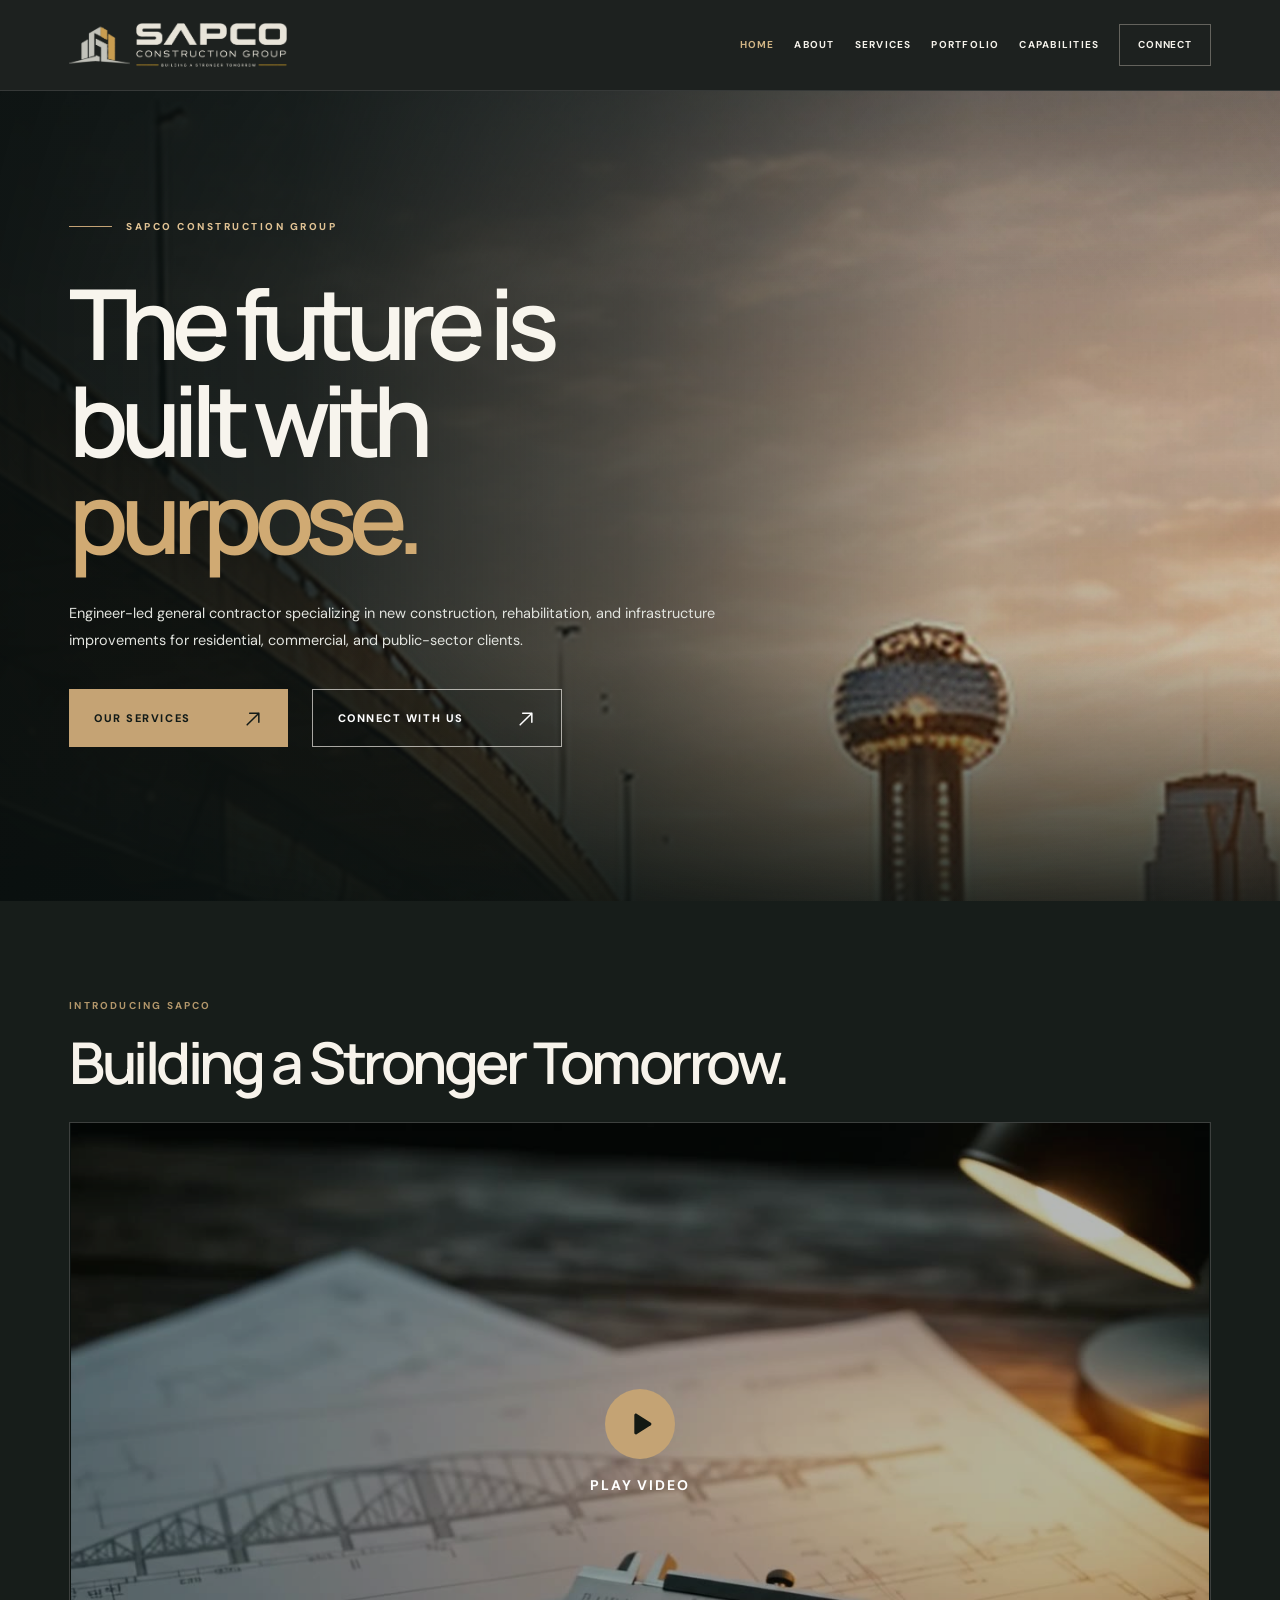
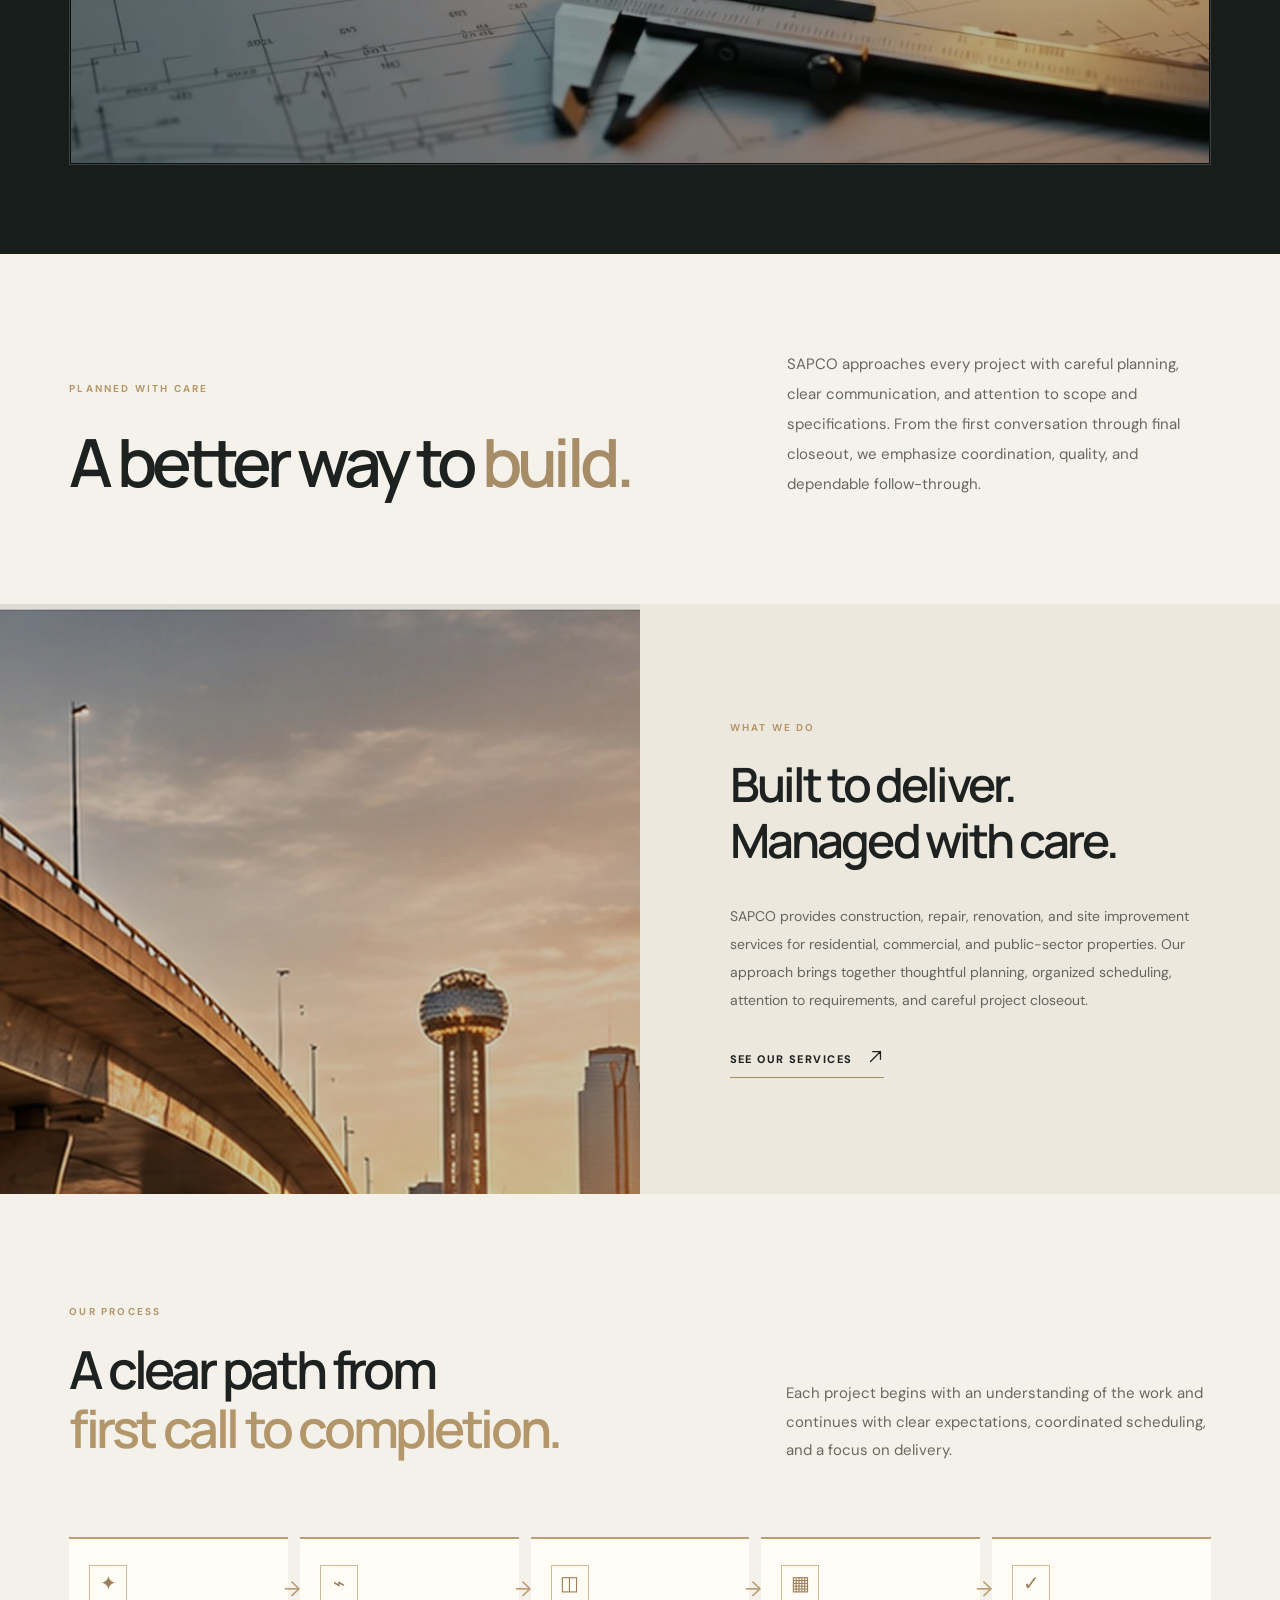
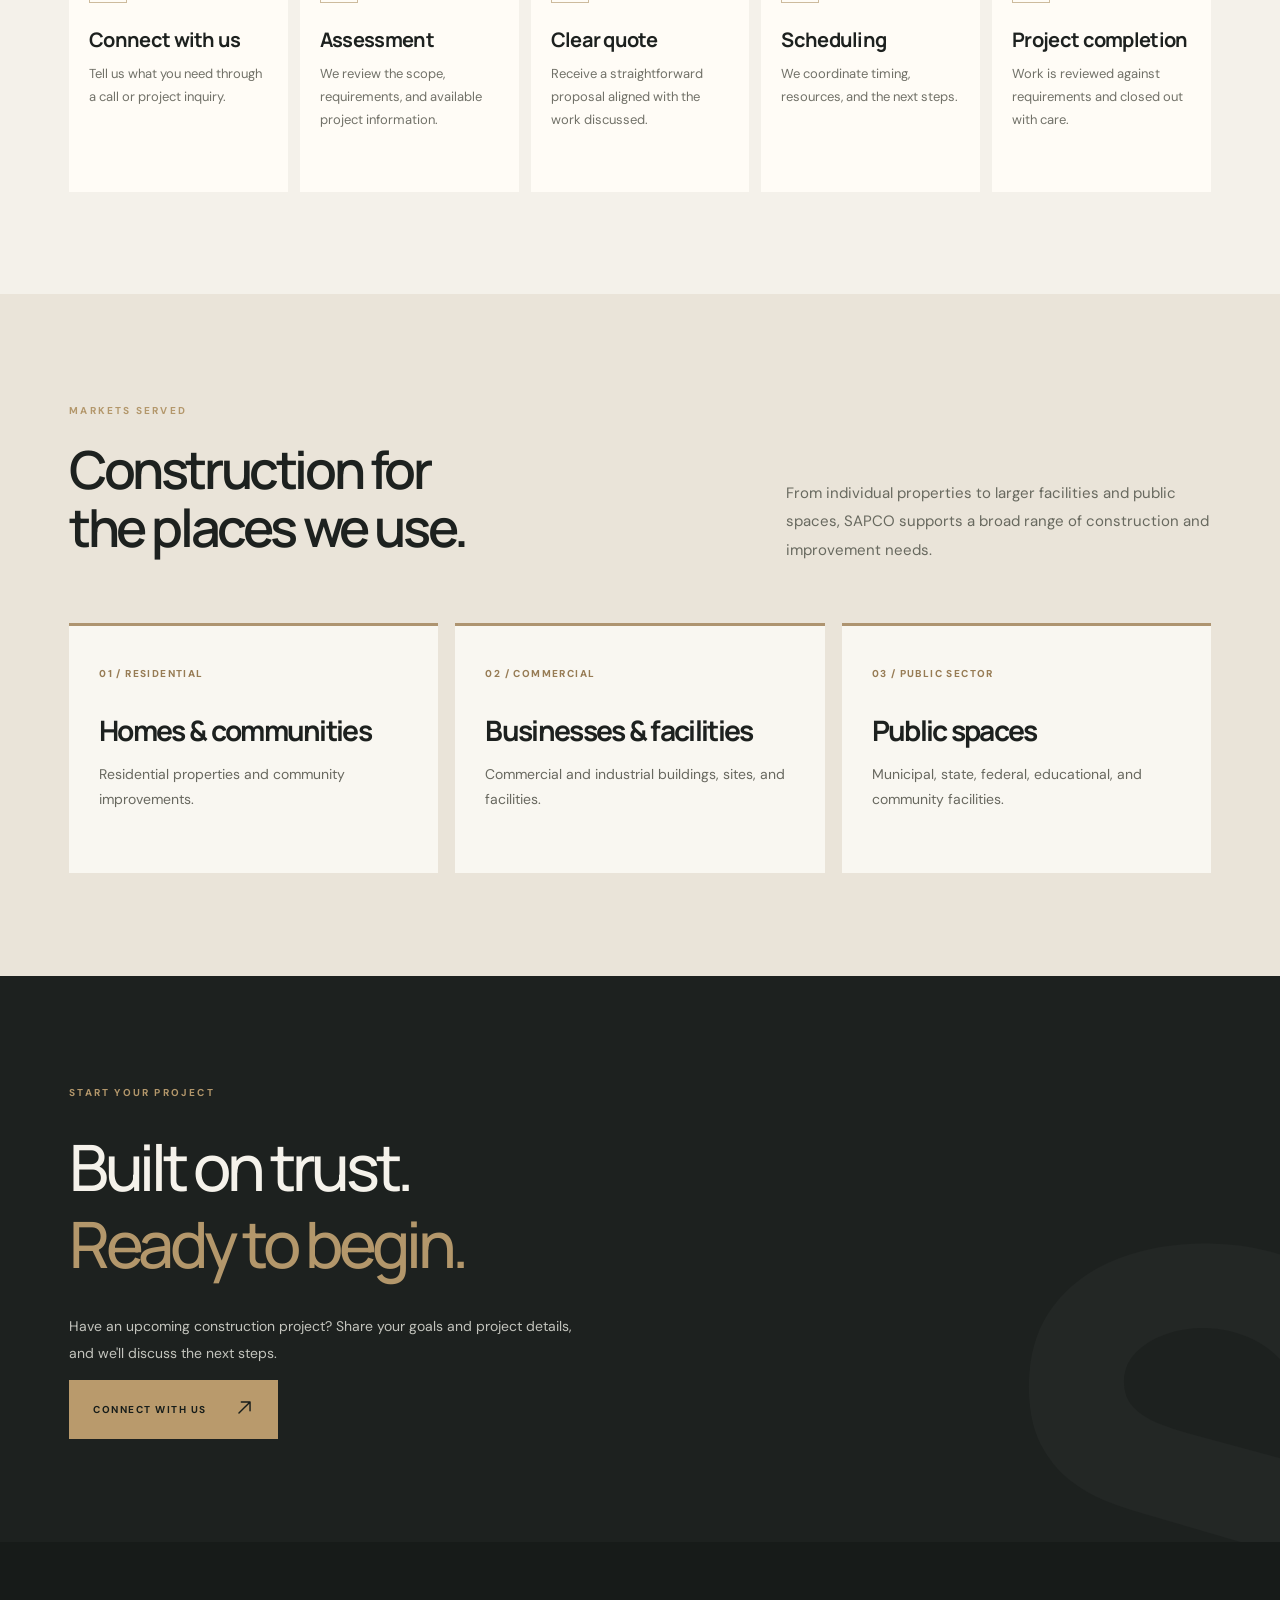
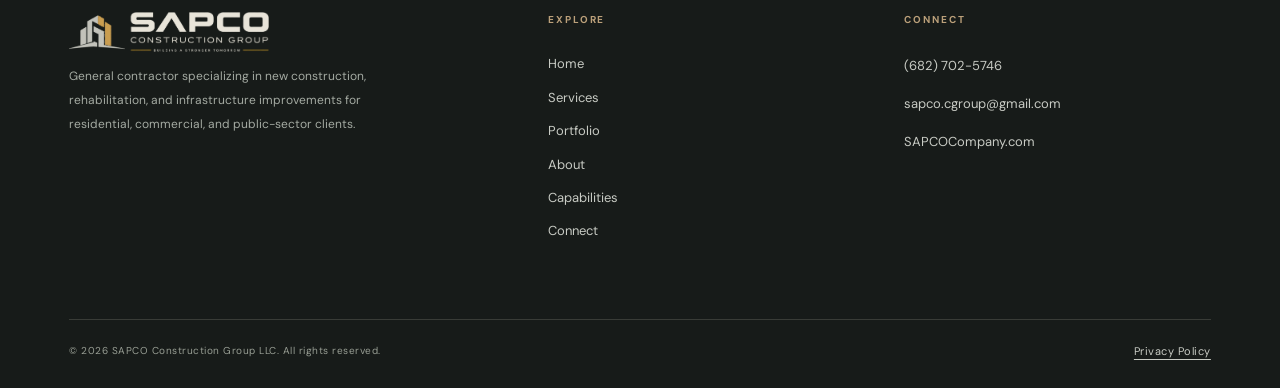
<file: index.html>
<!DOCTYPE html>
<html lang="en"><head><meta charset="utf-8"><meta name="viewport" content="width=device-width,initial-scale=1"><meta name="theme-color" content="#1d211f"><meta name="description" content="SAPCO Construction Group provides construction services for residential, commercial, and public-sector clients."><meta name="robots" content="noindex,nofollow"><title>Home | SAPCO Construction Group</title><link rel="icon" type="image/png" href="assets/fav.png"><link rel="stylesheet" href="styles.css?v=20261111-official-brand"><link rel="stylesheet" href="sapco-updates.css?v=20261111-official-brand"></head><body>
<a class="skip" href="#main">Skip to content</a>
<header class="site-header" id="site-header"><div class="header-inner container">
<a class="brand" href="index.html" aria-label="SAPCO Construction Group home"><img class="brand-logo" src="assets/sapco-brand-header.png" alt="SAPCO Construction Group" /></a>
<button class="nav-toggle" id="nav-toggle" type="button" aria-label="Open navigation" aria-controls="header-nav" aria-expanded="false"><svg viewBox="0 0 24 24" stroke="currentColor" fill="none" stroke-width="2" aria-hidden="true"><path d="M3 6h18M3 12h18M3 18h18"/></svg></button>
<nav class="header-nav" id="header-nav" aria-label="Primary navigation"><a href="index.html" class="active" aria-current="page">HOME</a><a href="about.html">ABOUT</a><a href="services.html">SERVICES</a><a href="portfolio.html">PORTFOLIO</a><a href="capabilities.html">CAPABILITIES</a><a class="nav-cta" href="contact.html">CONNECT</a></nav>
</div></header><main id="main"><section class="home-hero" aria-labelledby="hero-title"><div class="home-hero-image" aria-hidden="true"></div><div class="home-hero-shade" aria-hidden="true"></div><div class="container home-hero-inner"><div class="home-hero-intro"><div class="home-overline"><span class="home-overline-rule"></span><span>SAPCO CONSTRUCTION GROUP</span></div><h1 id="hero-title">The future is<br><span class="hero-outline">built with</span><br><em>purpose.</em></h1><p class="home-hero-lead">Engineer-led general contractor specializing in new construction, rehabilitation, and infrastructure improvements for residential, commercial, and public-sector clients.</p><div class="home-hero-actions"><a class="home-btn home-btn-primary" href="services.html">Our services <span aria-hidden="true"><svg aria-hidden="true" class="ui-arrow" fill="none" stroke="currentColor" stroke-linecap="round" stroke-linejoin="round" stroke-width="1.8" viewBox="0 0 24 24"><path d="M5 19 19 5M8 5h11v11"/></svg></span></a><a class="home-btn home-btn-secondary" href="contact.html">Connect with us <span aria-hidden="true"><svg aria-hidden="true" class="ui-arrow" fill="none" stroke="currentColor" stroke-linecap="round" stroke-linejoin="round" stroke-width="1.8" viewBox="0 0 24 24"><path d="M5 19 19 5M8 5h11v11"/></svg></span></a></div></div></div></section>
<section class="sapco-film-section" aria-labelledby="film-title"><div class="container"><div class="sapco-film-top"><div><span class="eyebrow bronze">INTRODUCING SAPCO</span><h2 id="film-title">Building a Stronger Tomorrow.</h2></div></div><div class="sapco-film-frame"><video id="sapco-film" aria-label="SAPCO Construction Group introduction" playsinline preload="metadata" poster="assets/sapco-video-poster.jpg"><source src="videos/SAPCO_Intro_With_Original_Sound.mp4" type="video/mp4">Your browser does not support this video.</video><button class="sapco-film-play" id="sapco-film-play" type="button" aria-label="Play SAPCO introduction with sound"><svg aria-hidden="true" fill="currentColor" viewBox="0 0 24 24"><path d="M8 5.7c0-.8.9-1.3 1.6-.9l10 6.3c.6.4.6 1.4 0 1.8l-10 6.3c-.7.4-1.6-.1-1.6-.9V5.7Z"/></svg><span>Play video</span></button></div></div></section>
<section class="home-opening" aria-labelledby="home-open-title"><div class="container home-opening-grid"><div><span class="eyebrow bronze">PLANNED WITH CARE</span><h2 id="home-open-title">A better way to <i>build.</i></h2></div><div><p>SAPCO approaches every project with careful planning, clear communication, and attention to scope and specifications. From the first conversation through final closeout, we emphasize coordination, quality, and dependable follow-through.</p></div></div></section>
<section class="split-feature" aria-labelledby="feature-title"><div class="split-photo" role="img" aria-label="Architectural bridge scene"></div><div class="split-copy"><span class="eyebrow bronze">WHAT WE DO</span><h2 id="feature-title">Built to deliver.<br>Managed with care.</h2><p>SAPCO provides construction, repair, renovation, and site improvement services for residential, commercial, and public-sector properties. Our approach brings together thoughtful planning, organized scheduling, attention to requirements, and careful project closeout.</p><a href="services.html" class="text-link">See our services <span aria-hidden="true"><svg aria-hidden="true" class="ui-arrow" fill="none" stroke="currentColor" stroke-linecap="round" stroke-linejoin="round" stroke-width="1.8" viewBox="0 0 24 24"><path d="M5 19 19 5M8 5h11v11"/></svg></span></a></div></section>
<section class="section sapco-process" aria-labelledby="process-title"><div class="container"><div class="process-intro"><div><span class="eyebrow bronze">OUR PROCESS</span><h2 class="section-heading" id="process-title">A clear path from<br><span class="bronze">first call to completion.</span></h2></div><p>Each project begins with an understanding of the work and continues with clear expectations, coordinated scheduling, and a focus on delivery.</p></div><div class="process-grid">
<article class="process-card"><span class="process-symbol" aria-hidden="true">✦</span><h3>Connect with us</h3><p>Tell us what you need through a call or project inquiry.</p></article>
<article class="process-card"><span class="process-symbol" aria-hidden="true">⌁</span><h3>Assessment</h3><p>We review the scope, requirements, and available project information.</p></article>
<article class="process-card"><span class="process-symbol" aria-hidden="true">◫</span><h3>Clear quote</h3><p>Receive a straightforward proposal aligned with the work discussed.</p></article>
<article class="process-card"><span class="process-symbol" aria-hidden="true">▦</span><h3>Scheduling</h3><p>We coordinate timing, resources, and the next steps.</p></article>
<article class="process-card"><span class="process-symbol" aria-hidden="true">✓</span><h3>Project completion</h3><p>Work is reviewed against requirements and closed out with care.</p></article></div></div></section>
<section class="section markets-section" aria-labelledby="markets-title"><div class="container"><span class="eyebrow bronze">MARKETS SERVED</span><div class="markets-head"><h2 class="section-heading" id="markets-title">Construction for<br>the places we use.</h2><p>From individual properties to larger facilities and public spaces, SAPCO supports a broad range of construction and improvement needs.</p></div><div class="market-cards"><article><span class="market-kicker">01 / RESIDENTIAL</span><h3>Homes &amp; communities</h3><p>Residential properties and community improvements.</p></article><article><span class="market-kicker">02 / COMMERCIAL</span><h3>Businesses &amp; facilities</h3><p>Commercial and industrial buildings, sites, and facilities.</p></article><article><span class="market-kicker">03 / PUBLIC SECTOR</span><h3>Public spaces</h3><p>Municipal, state, federal, educational, and community facilities.</p></article></div></div></section>
<section class="statement-band"><div class="container"><span class="eyebrow bronze">START YOUR PROJECT</span><h2>Built on trust.<br><span>Ready to begin.</span></h2><p>Have an upcoming construction project? Share your goals and project details, and we'll discuss the next steps.</p><a class="btn btn-primary" href="contact.html">Connect with us <span aria-hidden="true"><svg aria-hidden="true" class="ui-arrow" fill="none" stroke="currentColor" stroke-linecap="round" stroke-linejoin="round" stroke-width="1.8" viewBox="0 0 24 24"><path d="M5 19 19 5M8 5h11v11"/></svg></span></a></div></section></main><footer class="footer"><div class="container"><div class="footer-grid">
<div><a class="brand" href="index.html" aria-label="SAPCO home"><img src="assets/sapco-brand-header.png" class="brand-logo" alt="SAPCO Construction Group" /></a><p>General contractor specializing in new construction, rehabilitation, and infrastructure improvements for residential, commercial, and public-sector clients.</p></div>
<div><h4>Explore</h4><a href="index.html">Home</a><a href="services.html">Services</a><a href="portfolio.html">Portfolio</a><a href="about.html">About</a><a href="capabilities.html">Capabilities</a><a href="contact.html">Connect</a></div>
<div><h4>Connect</h4><p><a href="tel:+16827025746">(682) 702-5746</a><a href="mailto:sapco.cgroup@gmail.com">sapco.cgroup@gmail.com</a><a href="https://SAPCOCompany.com" rel="noopener">SAPCOCompany.com</a></p></div>
</div><div class="footer-bottom"><span>© <span id="current-year">2026</span> SAPCO Construction Group LLC. All rights reserved.</span><a href="privacy.html">Privacy Policy</a></div></div></footer>
<script src="site-data.js?v=20261111"></script><script src="site.js?v=20261111-official-brand"></script></body></html>
</file>
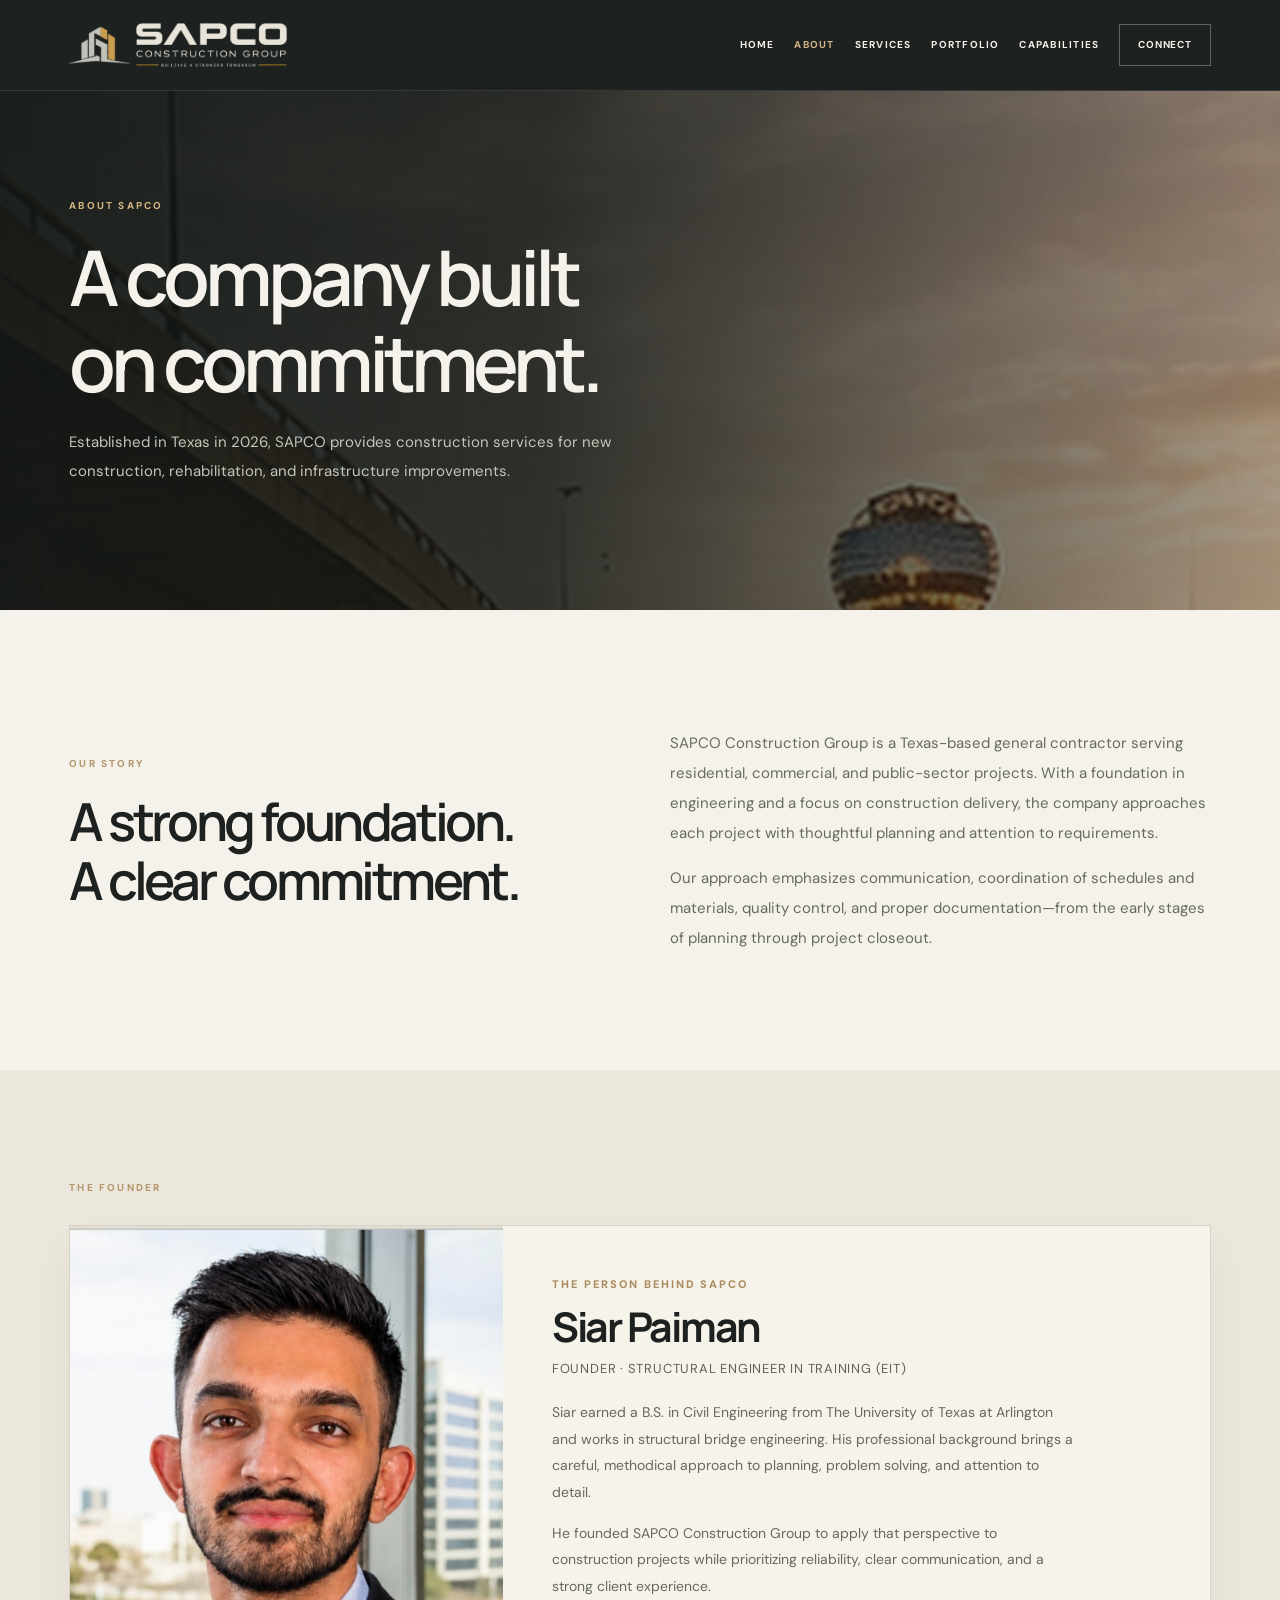
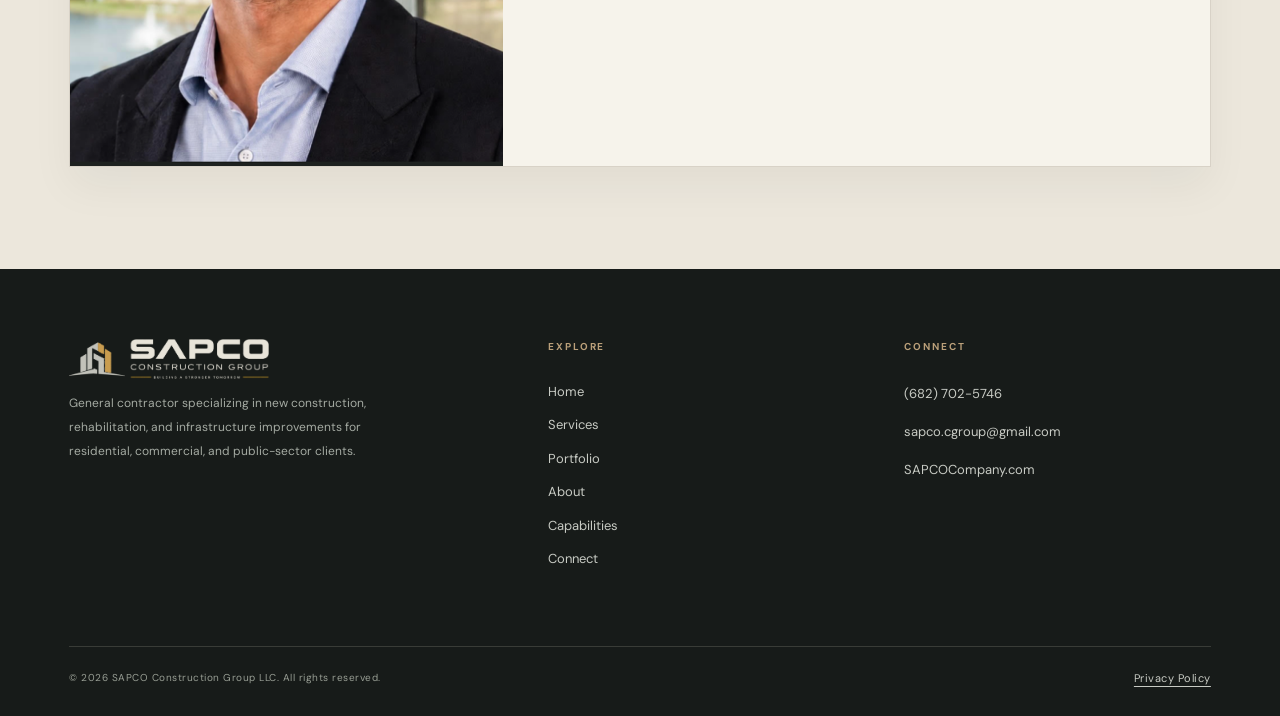
<file: about.html>
<!DOCTYPE html>
<html lang="en"><head><meta charset="utf-8"><meta name="viewport" content="width=device-width,initial-scale=1"><meta name="theme-color" content="#1d211f"><meta name="description" content="SAPCO Construction Group provides construction services for residential, commercial, and public-sector clients."><meta name="robots" content="noindex,nofollow"><title>About | SAPCO Construction Group</title><link rel="icon" type="image/png" href="assets/fav.png"><link rel="stylesheet" href="styles.css?v=20261111-official-brand"><link rel="stylesheet" href="sapco-updates.css?v=20261111-official-brand"></head><body>
<a class="skip" href="#main">Skip to content</a>
<header class="site-header" id="site-header"><div class="header-inner container">
<a class="brand" href="index.html" aria-label="SAPCO Construction Group home"><img class="brand-logo" src="assets/sapco-brand-header.png" alt="SAPCO Construction Group" /></a>
<button class="nav-toggle" id="nav-toggle" type="button" aria-label="Open navigation" aria-controls="header-nav" aria-expanded="false"><svg viewBox="0 0 24 24" stroke="currentColor" fill="none" stroke-width="2" aria-hidden="true"><path d="M3 6h18M3 12h18M3 18h18"/></svg></button>
<nav class="header-nav" id="header-nav" aria-label="Primary navigation"><a href="index.html">HOME</a><a href="about.html" class="active" aria-current="page">ABOUT</a><a href="services.html">SERVICES</a><a href="portfolio.html">PORTFOLIO</a><a href="capabilities.html">CAPABILITIES</a><a class="nav-cta" href="contact.html">CONNECT</a></nav>
</div></header><main id="main"><section class="page-hero founder-hero"><div class="container"><span class="eyebrow">ABOUT SAPCO</span><h1 class="section-heading">A company built<br>on commitment.</h1><p>Established in Texas in 2026, SAPCO provides construction services for new construction, rehabilitation, and infrastructure improvements.</p></div></section>
<section class="section"><div class="container story-layout" style="align-items:center"><div><span class="eyebrow bronze">OUR STORY</span><h2 class="section-heading">A strong foundation.<br>A clear commitment.</h2></div><div><p>SAPCO Construction Group is a Texas-based general contractor serving residential, commercial, and public-sector projects. With a foundation in engineering and a focus on construction delivery, the company approaches each project with thoughtful planning and attention to requirements.</p><p>Our approach emphasizes communication, coordination of schedules and materials, quality control, and proper documentation—from the early stages of planning through project closeout.</p></div></div></section>
<section class="section founder-profile-section" style="background:#ece7dc"><div class="container"><span class="eyebrow bronze">THE FOUNDER</span><div class="founder-profile-card"><div class="founder-profile-media"><img class="founder-portrait" src="assets/founder-portrait-full.png" loading="lazy" alt="Portrait of SAPCO founder Siar Paiman"></div><div class="founder-profile-copy"><p class="profile-kicker">THE PERSON BEHIND SAPCO</p><h2>Siar Paiman</h2><p class="founder-role">Founder · Structural Engineer in Training (EIT)</p><p class="body-text">Siar earned a B.S. in Civil Engineering from The University of Texas at Arlington and works in structural bridge engineering. His professional background brings a careful, methodical approach to planning, problem solving, and attention to detail.</p><p class="body-text">He founded SAPCO Construction Group to apply that perspective to construction projects while prioritizing reliability, clear communication, and a strong client experience.</p></div></div></div></section></main><footer class="footer"><div class="container"><div class="footer-grid">
<div><a class="brand" href="index.html" aria-label="SAPCO home"><img src="assets/sapco-brand-header.png" class="brand-logo" alt="SAPCO Construction Group" /></a><p>General contractor specializing in new construction, rehabilitation, and infrastructure improvements for residential, commercial, and public-sector clients.</p></div>
<div><h4>Explore</h4><a href="index.html">Home</a><a href="services.html">Services</a><a href="portfolio.html">Portfolio</a><a href="about.html">About</a><a href="capabilities.html">Capabilities</a><a href="contact.html">Connect</a></div>
<div><h4>Connect</h4><p><a href="tel:+16827025746">(682) 702-5746</a><a href="mailto:sapco.cgroup@gmail.com">sapco.cgroup@gmail.com</a><a href="https://SAPCOCompany.com" rel="noopener">SAPCOCompany.com</a></p></div>
</div><div class="footer-bottom"><span>© <span id="current-year">2026</span> SAPCO Construction Group LLC. All rights reserved.</span><a href="privacy.html">Privacy Policy</a></div></div></footer>
<script src="site-data.js?v=20261111"></script><script src="site.js?v=20261111-official-brand"></script></body></html>
</file>
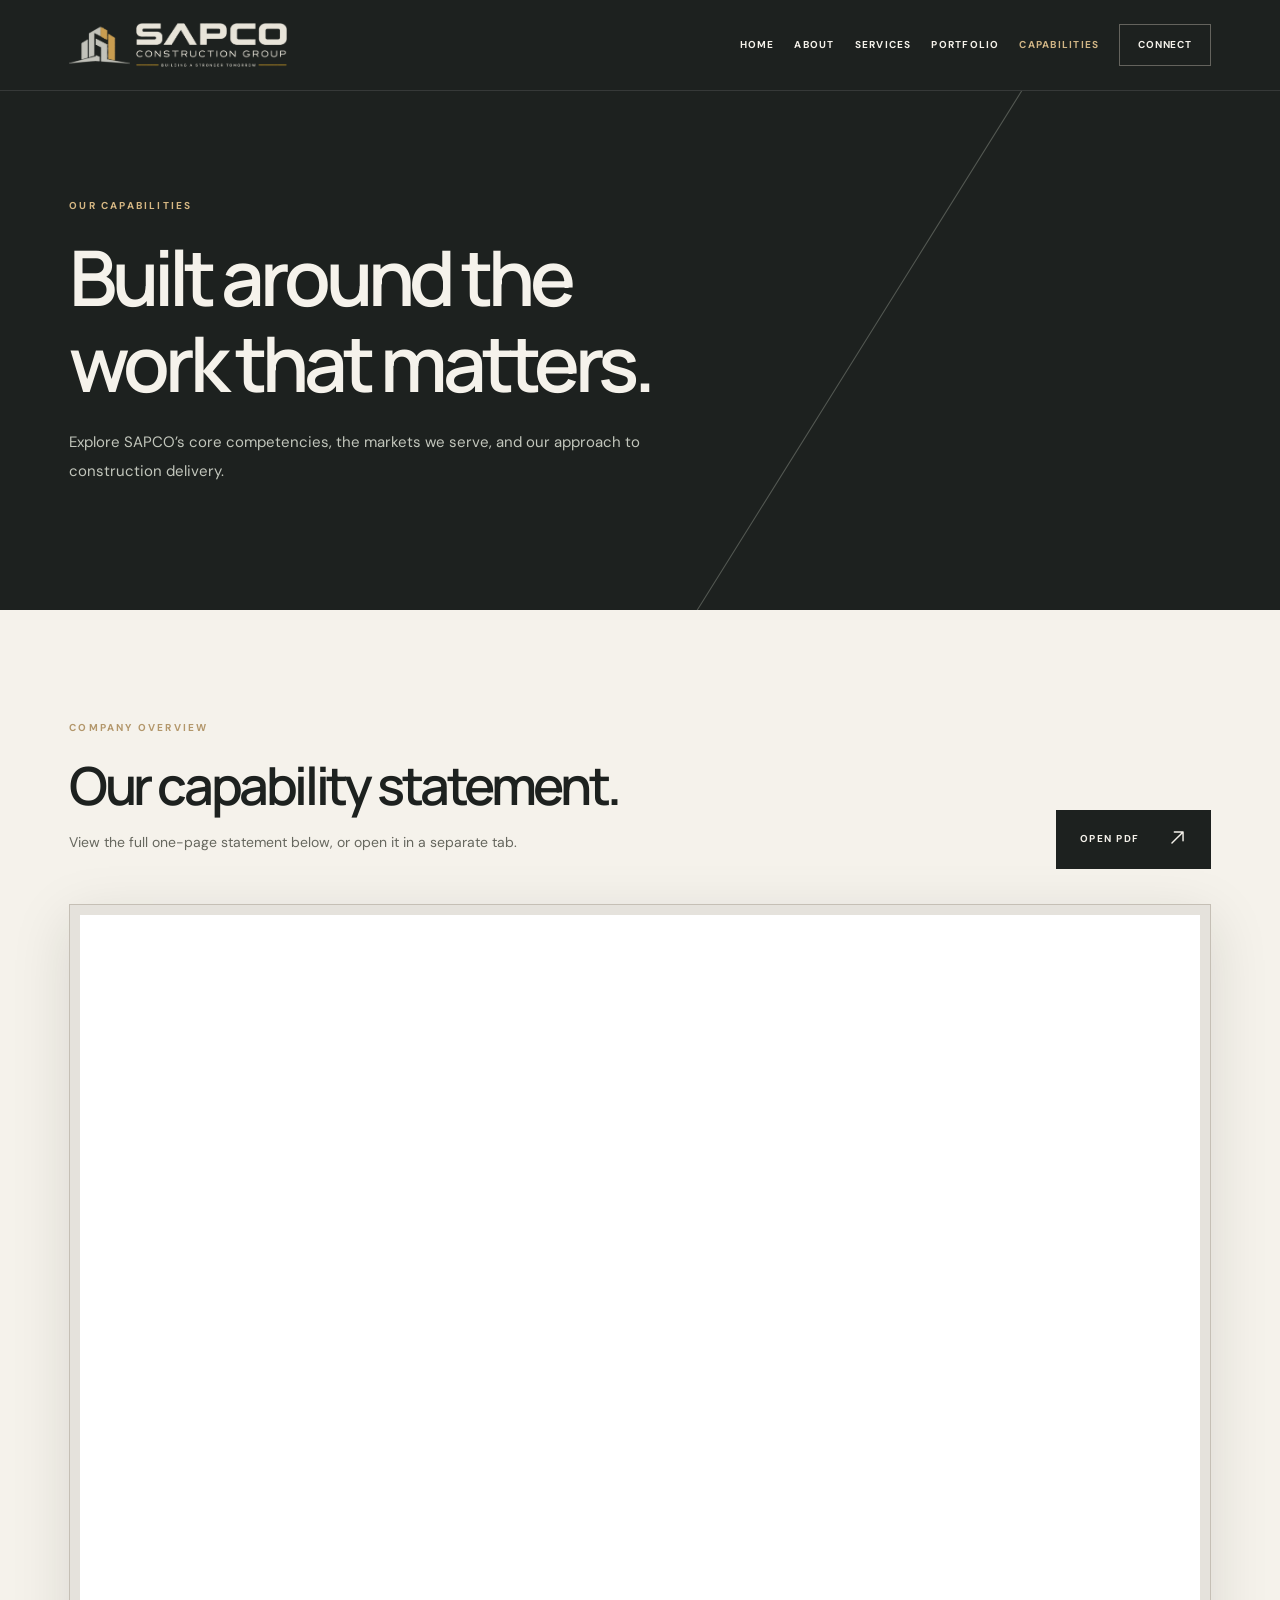
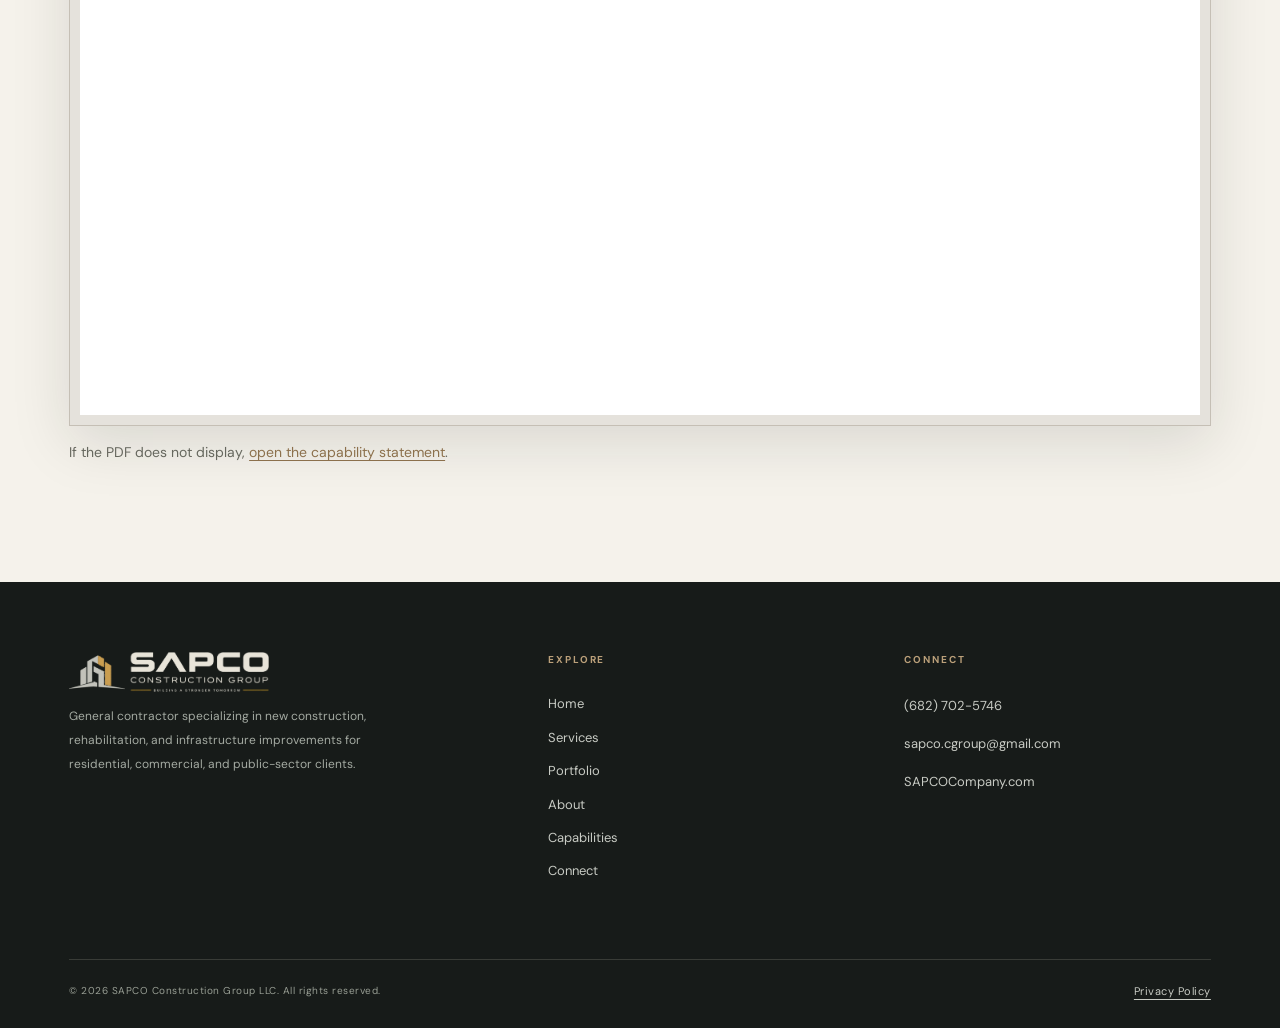
<file: capabilities.html>
<!DOCTYPE html>
<html lang="en"><head><meta charset="utf-8"><meta name="viewport" content="width=device-width,initial-scale=1"><meta name="theme-color" content="#1d211f"><meta name="description" content="SAPCO Construction Group provides construction services for residential, commercial, and public-sector clients."><meta name="robots" content="noindex,nofollow"><title>Capabilities | SAPCO Construction Group</title><link rel="icon" type="image/png" href="assets/fav.png"><link rel="stylesheet" href="styles.css?v=20261111-official-brand"><link rel="stylesheet" href="sapco-updates.css?v=20261111-official-brand"></head><body>
<a class="skip" href="#main">Skip to content</a>
<header class="site-header" id="site-header"><div class="header-inner container">
<a class="brand" href="index.html" aria-label="SAPCO Construction Group home"><img class="brand-logo" src="assets/sapco-brand-header.png" alt="SAPCO Construction Group" /></a>
<button class="nav-toggle" id="nav-toggle" type="button" aria-label="Open navigation" aria-controls="header-nav" aria-expanded="false"><svg viewBox="0 0 24 24" stroke="currentColor" fill="none" stroke-width="2" aria-hidden="true"><path d="M3 6h18M3 12h18M3 18h18"/></svg></button>
<nav class="header-nav" id="header-nav" aria-label="Primary navigation"><a href="index.html">HOME</a><a href="about.html">ABOUT</a><a href="services.html">SERVICES</a><a href="portfolio.html">PORTFOLIO</a><a href="capabilities.html" class="active" aria-current="page">CAPABILITIES</a><a class="nav-cta" href="contact.html">CONNECT</a></nav>
</div></header><main id="main"><section class="page-hero "><div class="container"><span class="eyebrow">OUR CAPABILITIES</span><h1 class="section-heading">Built around the<br>work that matters.</h1><p>Explore SAPCO’s core competencies, the markets we serve, and our approach to construction delivery.</p></div></section><section class="section pdf-section" aria-labelledby="cap-pdf-title"><div class="container"><div class="pdf-head"><div><span class="eyebrow bronze">COMPANY OVERVIEW</span><h2 id="cap-pdf-title" class="section-heading">Our capability statement.</h2><p>View the full one-page statement below, or open it in a separate tab.</p></div><a class="btn btn-dark" href="documents/SAPCO_Capability_Statement.pdf" target="_blank" rel="noopener">Open PDF <span aria-hidden="true"><svg aria-hidden="true" class="ui-arrow" fill="none" stroke="currentColor" stroke-linecap="round" stroke-linejoin="round" stroke-width="1.8" viewBox="0 0 24 24"><path d="M5 19 19 5M8 5h11v11"/></svg></span></a></div><div class="pdf-shell"><iframe title="SAPCO Construction Group capability statement" loading="lazy" src="documents/SAPCO_Capability_Statement.pdf#view=FitH" aria-label="Capability statement PDF"></iframe></div><p class="pdf-fallback">If the PDF does not display, <a href="documents/SAPCO_Capability_Statement.pdf" target="_blank" rel="noopener">open the capability statement</a>.</p></div></section></main><footer class="footer"><div class="container"><div class="footer-grid">
<div><a class="brand" href="index.html" aria-label="SAPCO home"><img src="assets/sapco-brand-header.png" class="brand-logo" alt="SAPCO Construction Group" /></a><p>General contractor specializing in new construction, rehabilitation, and infrastructure improvements for residential, commercial, and public-sector clients.</p></div>
<div><h4>Explore</h4><a href="index.html">Home</a><a href="services.html">Services</a><a href="portfolio.html">Portfolio</a><a href="about.html">About</a><a href="capabilities.html">Capabilities</a><a href="contact.html">Connect</a></div>
<div><h4>Connect</h4><p><a href="tel:+16827025746">(682) 702-5746</a><a href="mailto:sapco.cgroup@gmail.com">sapco.cgroup@gmail.com</a><a href="https://SAPCOCompany.com" rel="noopener">SAPCOCompany.com</a></p></div>
</div><div class="footer-bottom"><span>© <span id="current-year">2026</span> SAPCO Construction Group LLC. All rights reserved.</span><a href="privacy.html">Privacy Policy</a></div></div></footer>
<script src="site-data.js?v=20261111"></script><script src="site.js?v=20261111-official-brand"></script></body></html>
</file>
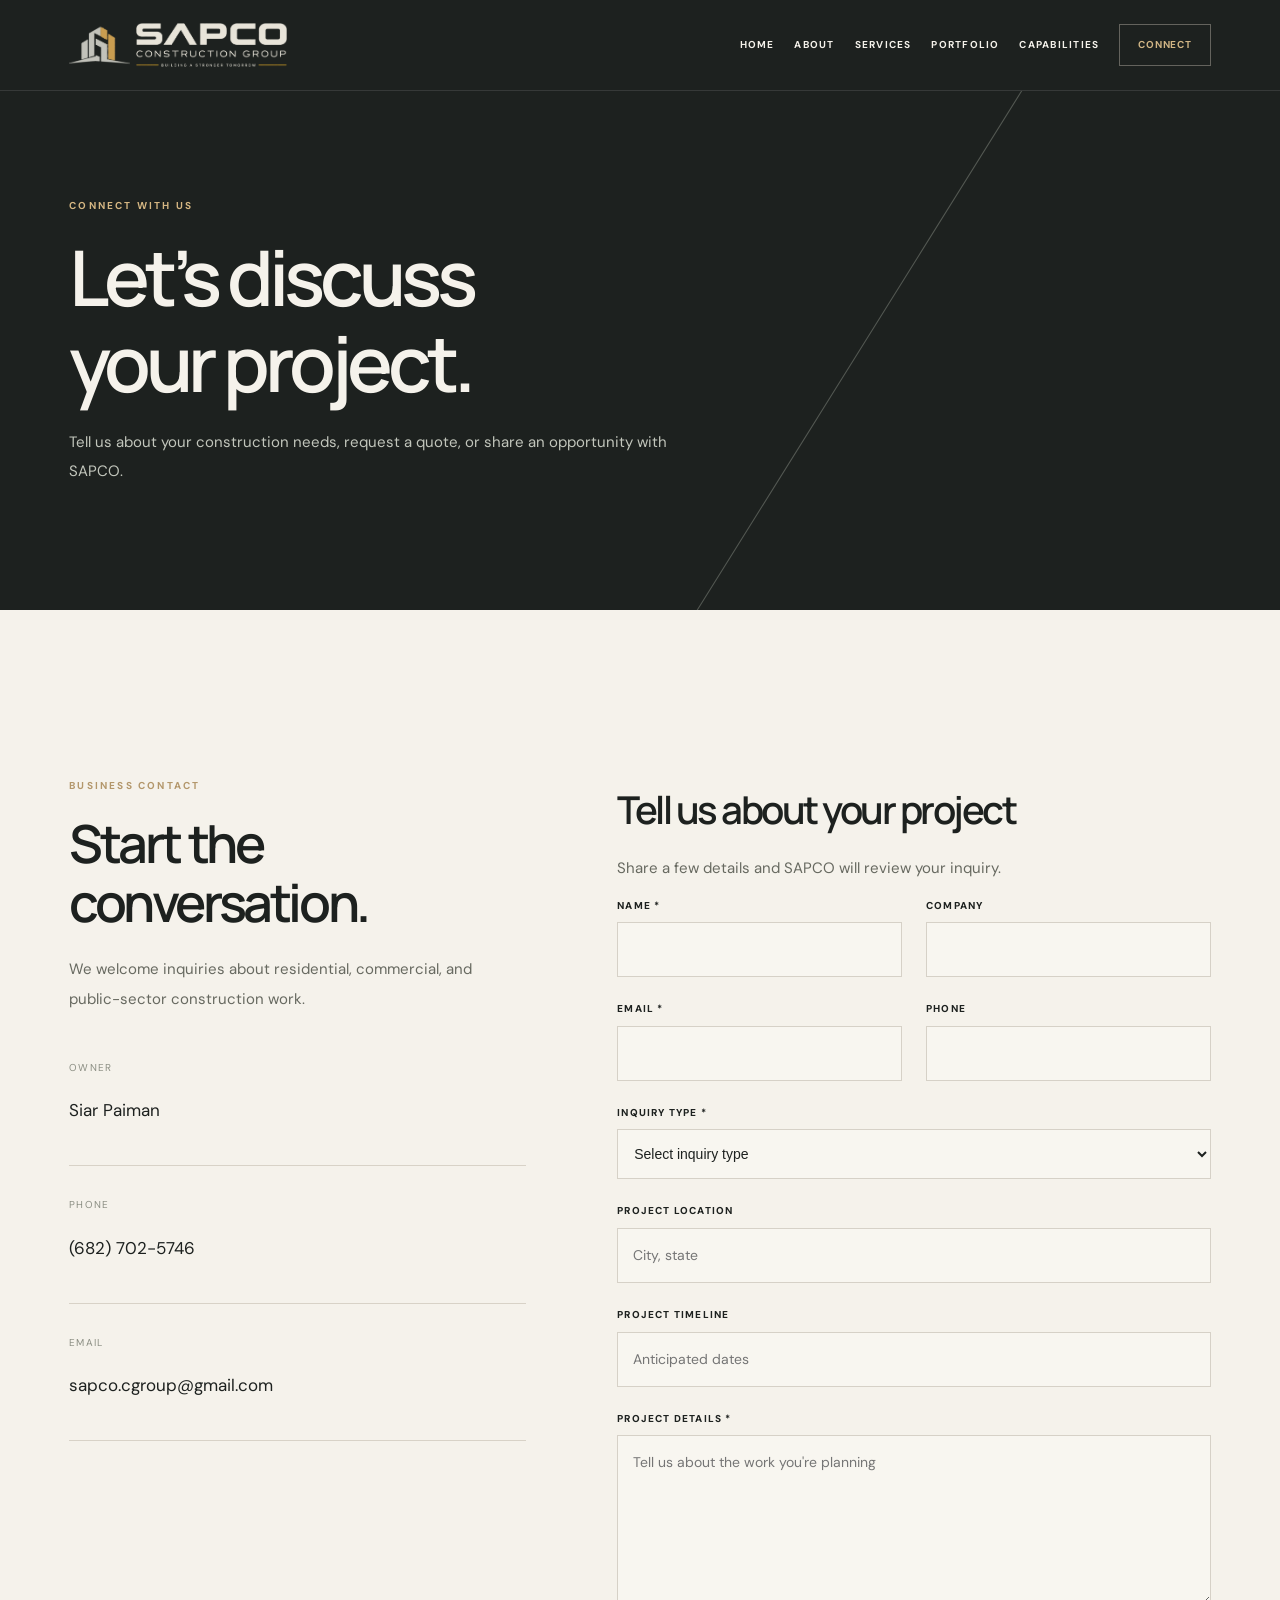
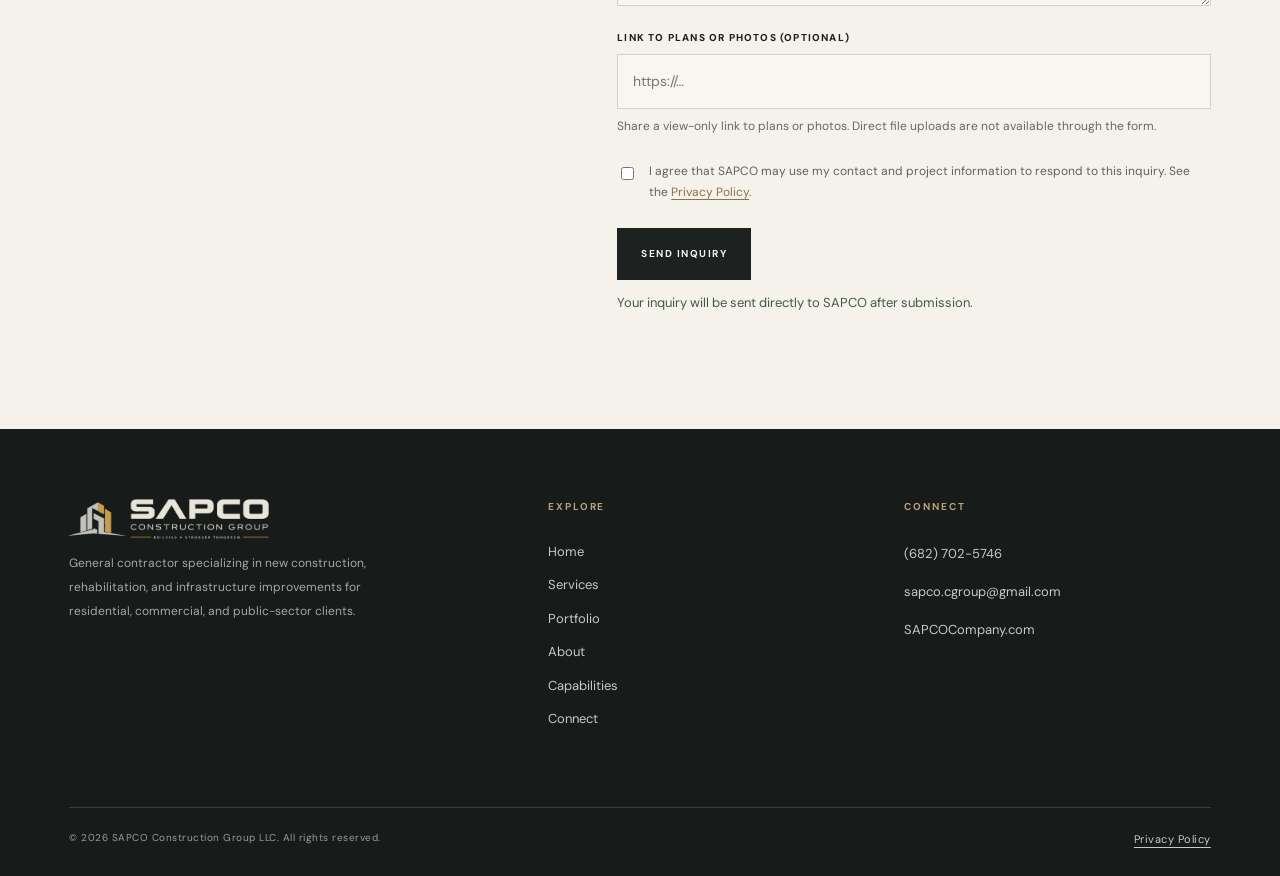
<file: contact.html>
<!DOCTYPE html>
<html lang="en"><head><meta charset="utf-8"><meta name="viewport" content="width=device-width,initial-scale=1"><meta name="theme-color" content="#1d211f"><meta name="description" content="SAPCO Construction Group provides construction services for residential, commercial, and public-sector clients."><meta name="robots" content="noindex,nofollow"><title>Connect | SAPCO Construction Group</title><link rel="icon" type="image/png" href="assets/fav.png"><link rel="stylesheet" href="styles.css?v=20261111-official-brand"><link rel="stylesheet" href="sapco-updates.css?v=20261111-official-brand"></head><body>
<a class="skip" href="#main">Skip to content</a>
<header class="site-header" id="site-header"><div class="header-inner container">
<a class="brand" href="index.html" aria-label="SAPCO Construction Group home"><img class="brand-logo" src="assets/sapco-brand-header.png" alt="SAPCO Construction Group" /></a>
<button class="nav-toggle" id="nav-toggle" type="button" aria-label="Open navigation" aria-controls="header-nav" aria-expanded="false"><svg viewBox="0 0 24 24" stroke="currentColor" fill="none" stroke-width="2" aria-hidden="true"><path d="M3 6h18M3 12h18M3 18h18"/></svg></button>
<nav class="header-nav" id="header-nav" aria-label="Primary navigation"><a href="index.html">HOME</a><a href="about.html">ABOUT</a><a href="services.html">SERVICES</a><a href="portfolio.html">PORTFOLIO</a><a href="capabilities.html">CAPABILITIES</a><a class="nav-cta active" href="contact.html" aria-current="page">CONNECT</a></nav>
</div></header><main id="main"><section class="page-hero "><div class="container"><span class="eyebrow">CONNECT WITH US</span><h1 class="section-heading">Let’s discuss<br>your project.</h1><p>Tell us about your construction needs, request a quote, or share an opportunity with SAPCO.</p></div></section>
<section class="section"><div class="container contact-grid"><div><span class="eyebrow bronze">BUSINESS CONTACT</span><h2 class="section-heading">Start the conversation.</h2><p class="body-text">We welcome inquiries about residential, commercial, and public-sector construction work.</p><div class="contact-item"><span class="aside-label">Owner</span><p>Siar Paiman</p></div><div class="contact-item"><span class="aside-label">Phone</span><p><a href="tel:+16827025746">(682) 702-5746</a></p></div><div class="contact-item"><span class="aside-label">Email</span><p><a href="mailto:sapco.cgroup@gmail.com">sapco.cgroup@gmail.com</a></p></div></div>
<div><h2 class="section-heading" style="font-size:clamp(30px,3vw,44px)">Tell us about your project</h2><p class="body-text">Share a few details and SAPCO will review your inquiry.</p>
<form class="contact-form" id="contact-form"><div class="field"><label for="name">Name *</label><input autocomplete="name" id="name" name="name" required></div><div class="field"><label for="company">Company</label><input autocomplete="organization" id="company" name="company"></div><div class="field"><label for="email">Email *</label><input autocomplete="email" id="email" name="email" type="email" required></div><div class="field"><label for="phone">Phone</label><input autocomplete="tel" id="phone" name="phone"></div><div class="field span2"><label for="inquiryType">Inquiry type *</label><select id="inquiryType" name="inquiryType" required><option value="">Select inquiry type</option><option>General Inquiry</option><option>Request for Proposal / Quote</option><option>Invitation to Bid</option><option>Partnership Opportunity</option><option>Other</option></select></div><div class="field span2"><label for="location">Project location</label><input id="location" name="location" placeholder="City, state"></div><div class="field span2"><label for="timeline">Project timeline</label><input id="timeline" name="timeline" placeholder="Anticipated dates"></div><div class="field span2"><label for="message">Project details *</label><textarea id="message" name="message" required rows="6" placeholder="Tell us about the work you're planning"></textarea></div><div class="field span2"><label for="filesLink">Link to plans or photos (optional)</label><input id="filesLink" name="filesLink" type="url" placeholder="https://…"><small>Share a view-only link to plans or photos. Direct file uploads are not available through the form.</small></div><div class="field" aria-hidden="true" style="position:absolute;left:-9999px;width:1px;height:1px;overflow:hidden"><label for="website">Leave blank</label><input id="website" name="website" autocomplete="off" tabindex="-1"></div><div class="span2"><label class="sapco-consent"><input name="consent" id="consent" type="checkbox" required><span>I agree that SAPCO may use my contact and project information to respond to this inquiry. See the <a href="privacy.html">Privacy Policy</a>.</span></label></div><div class="span2"><button class="btn btn-dark" type="submit">Send inquiry</button><p class="form-message" id="contact-status" role="status" aria-live="polite">Online inquiries are handled through SAPCO’s contact service.</p></div><input name="botcheck" type="checkbox" autocomplete="off" tabindex="-1" aria-hidden="true" style="display:none"></form></div></div></section></main><footer class="footer"><div class="container"><div class="footer-grid">
<div><a class="brand" href="index.html" aria-label="SAPCO home"><img src="assets/sapco-brand-header.png" class="brand-logo" alt="SAPCO Construction Group" /></a><p>General contractor specializing in new construction, rehabilitation, and infrastructure improvements for residential, commercial, and public-sector clients.</p></div>
<div><h4>Explore</h4><a href="index.html">Home</a><a href="services.html">Services</a><a href="portfolio.html">Portfolio</a><a href="about.html">About</a><a href="capabilities.html">Capabilities</a><a href="contact.html">Connect</a></div>
<div><h4>Connect</h4><p><a href="tel:+16827025746">(682) 702-5746</a><a href="mailto:sapco.cgroup@gmail.com">sapco.cgroup@gmail.com</a><a href="https://SAPCOCompany.com" rel="noopener">SAPCOCompany.com</a></p></div>
</div><div class="footer-bottom"><span>© <span id="current-year">2026</span> SAPCO Construction Group LLC. All rights reserved.</span><a href="privacy.html">Privacy Policy</a></div></div></footer>
<script src="site-data.js?v=20261111"></script><script src="site.js?v=20261111-official-brand"></script></body></html>
</file>
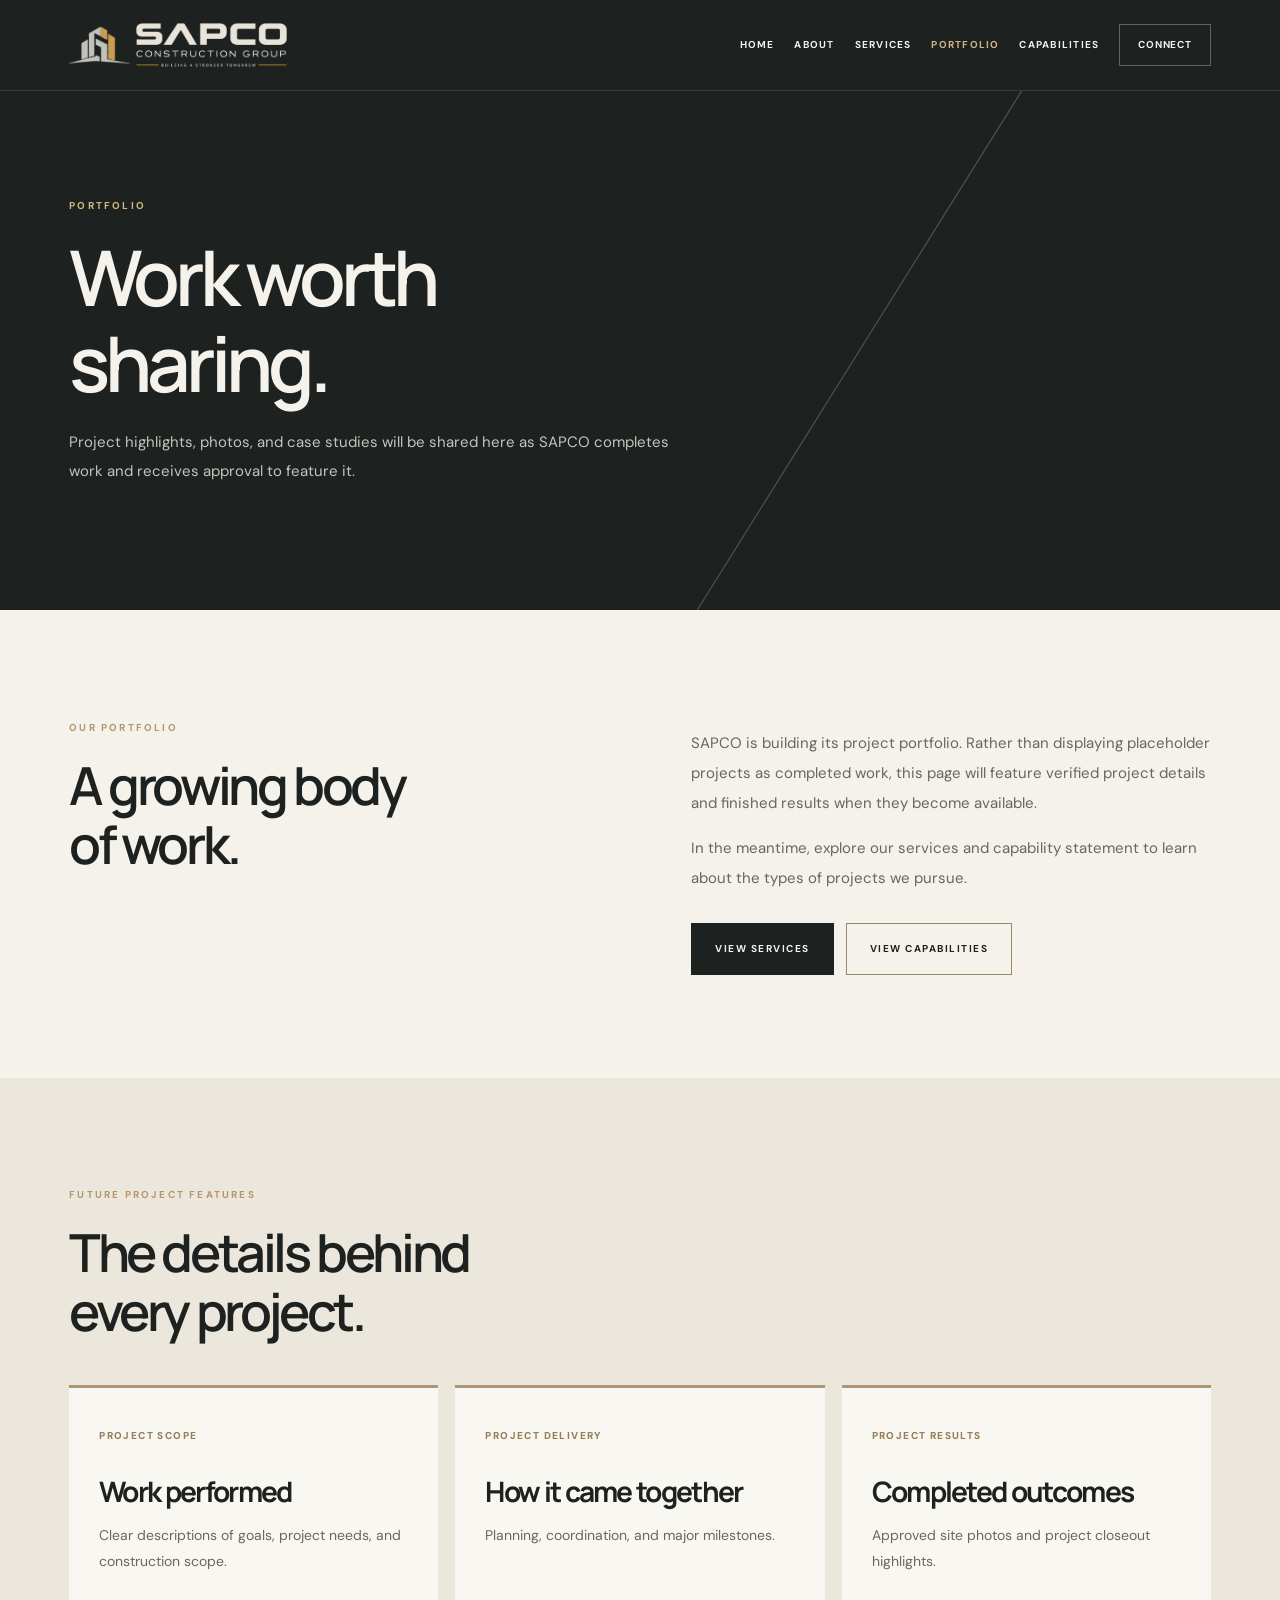
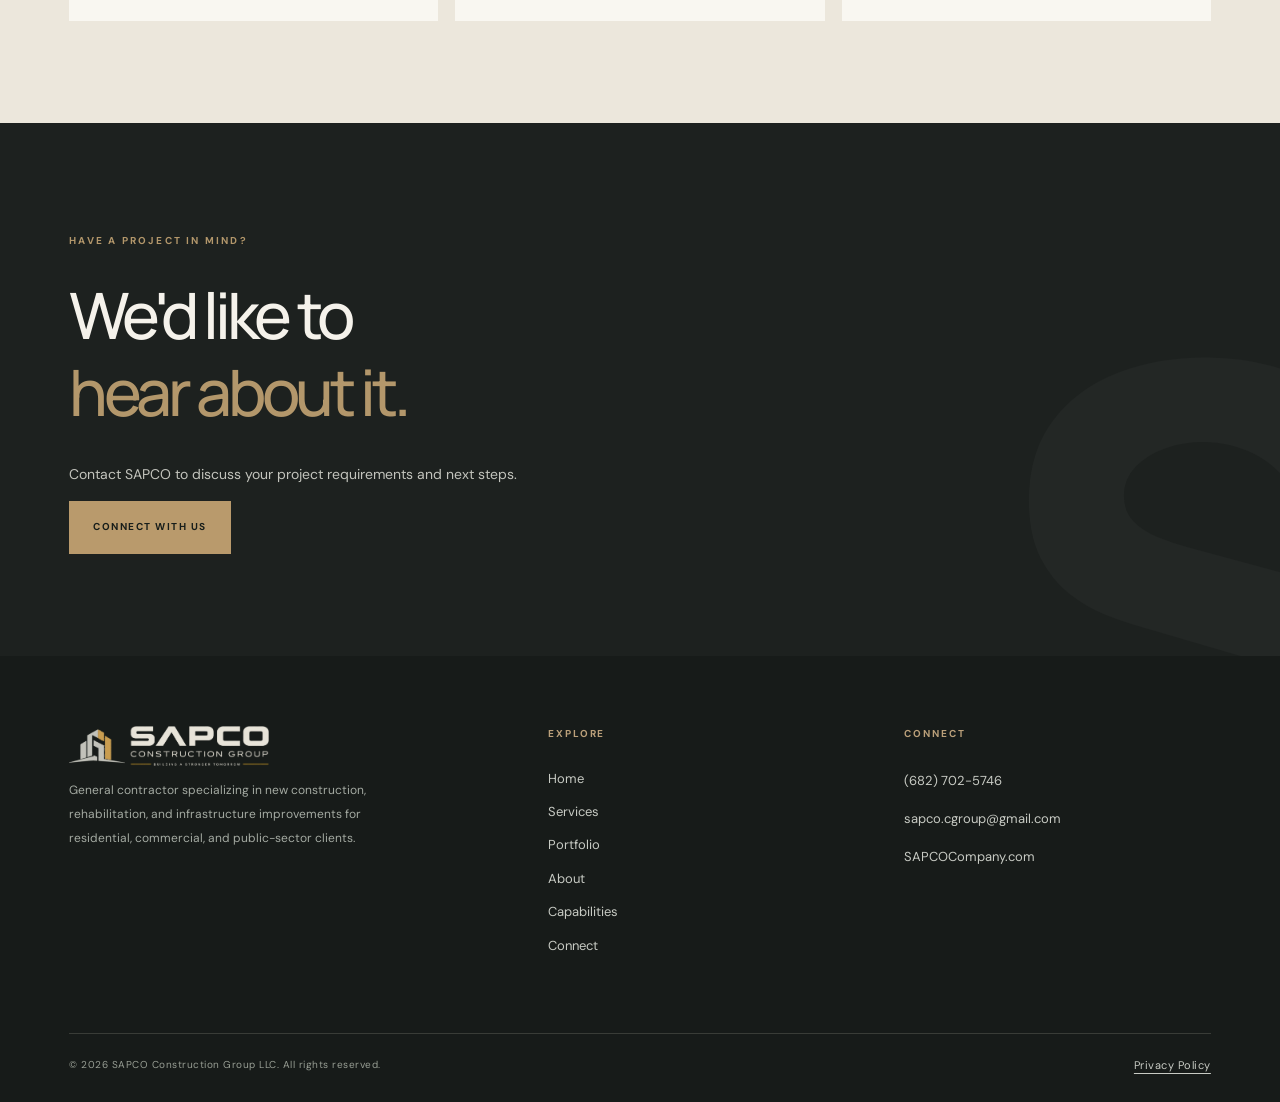
<file: portfolio.html>
<!DOCTYPE html>
<html lang="en"><head><meta charset="utf-8"><meta name="viewport" content="width=device-width,initial-scale=1"><meta name="theme-color" content="#1d211f"><meta name="description" content="SAPCO Construction Group provides construction services for residential, commercial, and public-sector clients."><meta name="robots" content="noindex,nofollow"><title>Portfolio | SAPCO Construction Group</title><link rel="icon" type="image/png" href="assets/fav.png"><link rel="stylesheet" href="styles.css?v=20261111-official-brand"><link rel="stylesheet" href="sapco-updates.css?v=20261111-official-brand"></head><body>
<a class="skip" href="#main">Skip to content</a>
<header class="site-header" id="site-header"><div class="header-inner container">
<a class="brand" href="index.html" aria-label="SAPCO Construction Group home"><img class="brand-logo" src="assets/sapco-brand-header.png" alt="SAPCO Construction Group" /></a>
<button class="nav-toggle" id="nav-toggle" type="button" aria-label="Open navigation" aria-controls="header-nav" aria-expanded="false"><svg viewBox="0 0 24 24" stroke="currentColor" fill="none" stroke-width="2" aria-hidden="true"><path d="M3 6h18M3 12h18M3 18h18"/></svg></button>
<nav class="header-nav" id="header-nav" aria-label="Primary navigation"><a href="index.html">HOME</a><a href="about.html">ABOUT</a><a href="services.html">SERVICES</a><a href="portfolio.html" class="active" aria-current="page">PORTFOLIO</a><a href="capabilities.html">CAPABILITIES</a><a class="nav-cta" href="contact.html">CONNECT</a></nav>
</div></header><main id="main"><section class="page-hero "><div class="container"><span class="eyebrow">PORTFOLIO</span><h1 class="section-heading">Work worth<br>sharing.</h1><p>Project highlights, photos, and case studies will be shared here as SAPCO completes work and receives approval to feature it.</p></div></section><section class="section"><div class="container portfolio-layout"><div><span class="eyebrow bronze">OUR PORTFOLIO</span><h2 class="section-heading">A growing body<br>of work.</h2></div><div><p>SAPCO is building its project portfolio. Rather than displaying placeholder projects as completed work, this page will feature verified project details and finished results when they become available.</p><p>In the meantime, explore our services and capability statement to learn about the types of projects we pursue.</p><div class="portfolio-actions"><a href="services.html" class="btn btn-dark">View services</a><a href="capabilities.html" class="btn btn-outline">View capabilities</a></div></div></div></section><section class="section" style="background:#ece7dc"><div class="container"><span class="eyebrow bronze">FUTURE PROJECT FEATURES</span><h2 class="section-heading">The details behind<br>every project.</h2><div class="market-cards portfolio-preview"><article><span class="market-kicker">PROJECT SCOPE</span><h3>Work performed</h3><p>Clear descriptions of goals, project needs, and construction scope.</p></article><article><span class="market-kicker">PROJECT DELIVERY</span><h3>How it came together</h3><p>Planning, coordination, and major milestones.</p></article><article><span class="market-kicker">PROJECT RESULTS</span><h3>Completed outcomes</h3><p>Approved site photos and project closeout highlights.</p></article></div></div></section><section class="statement-band"><div class="container"><span class="eyebrow bronze">HAVE A PROJECT IN MIND?</span><h2>We'd like to<br><span>hear about it.</span></h2><p>Contact SAPCO to discuss your project requirements and next steps.</p><a class="btn btn-primary" href="contact.html">Connect with us</a></div></section></main><footer class="footer"><div class="container"><div class="footer-grid">
<div><a class="brand" href="index.html" aria-label="SAPCO home"><img src="assets/sapco-brand-header.png" class="brand-logo" alt="SAPCO Construction Group" /></a><p>General contractor specializing in new construction, rehabilitation, and infrastructure improvements for residential, commercial, and public-sector clients.</p></div>
<div><h4>Explore</h4><a href="index.html">Home</a><a href="services.html">Services</a><a href="portfolio.html">Portfolio</a><a href="about.html">About</a><a href="capabilities.html">Capabilities</a><a href="contact.html">Connect</a></div>
<div><h4>Connect</h4><p><a href="tel:+16827025746">(682) 702-5746</a><a href="mailto:sapco.cgroup@gmail.com">sapco.cgroup@gmail.com</a><a href="https://SAPCOCompany.com" rel="noopener">SAPCOCompany.com</a></p></div>
</div><div class="footer-bottom"><span>© <span id="current-year">2026</span> SAPCO Construction Group LLC. All rights reserved.</span><a href="privacy.html">Privacy Policy</a></div></div></footer>
<script src="site-data.js?v=20261111"></script><script src="site.js?v=20261111-official-brand"></script></body></html>
</file>
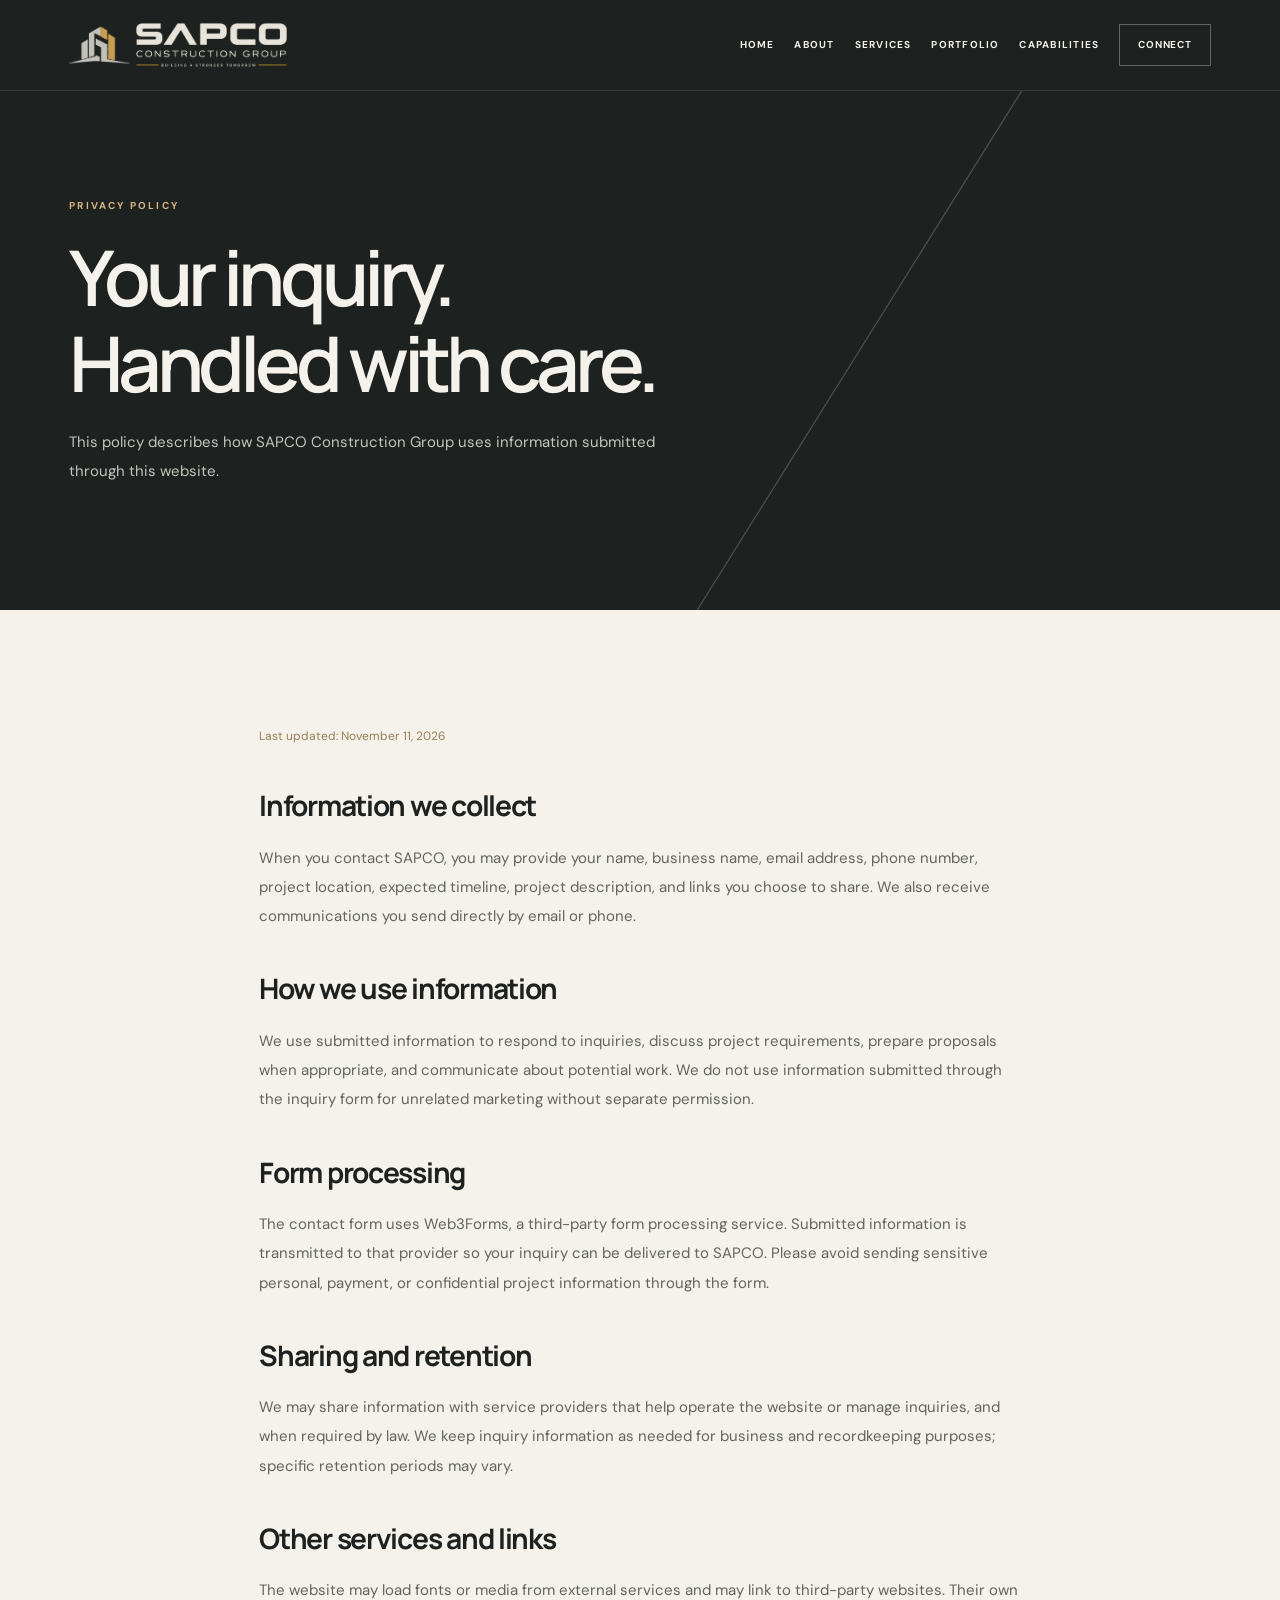
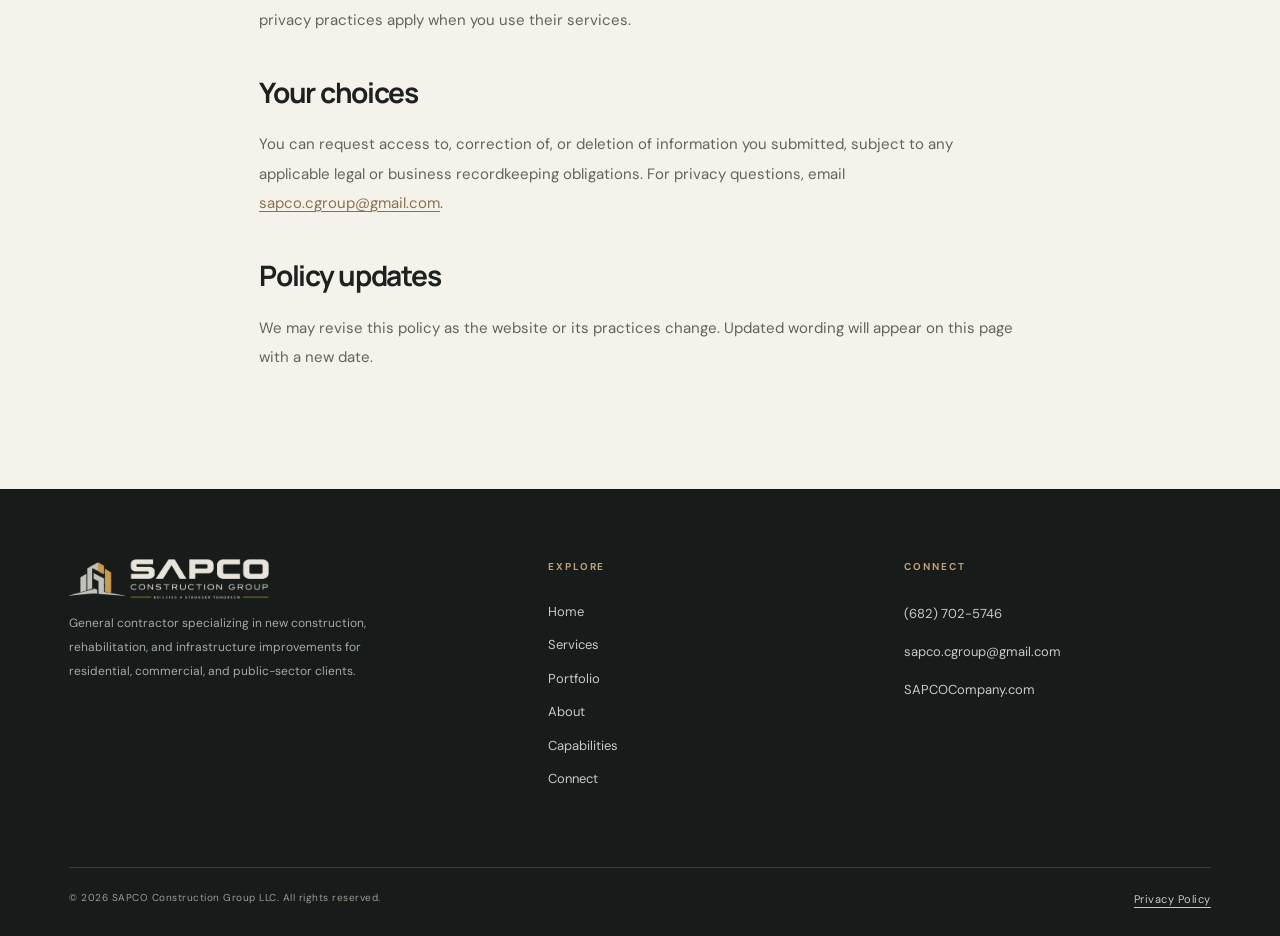
<file: privacy.html>
<!DOCTYPE html>
<html lang="en"><head><meta charset="utf-8"><meta name="viewport" content="width=device-width,initial-scale=1"><meta name="theme-color" content="#1d211f"><meta name="description" content="SAPCO Construction Group provides construction services for residential, commercial, and public-sector clients."><meta name="robots" content="noindex,nofollow"><title>Privacy Policy | SAPCO Construction Group</title><link rel="icon" type="image/png" href="assets/fav.png"><link rel="stylesheet" href="styles.css?v=20261111-official-brand"><link rel="stylesheet" href="sapco-updates.css?v=20261111-official-brand"></head><body>
<a class="skip" href="#main">Skip to content</a>
<header class="site-header" id="site-header"><div class="header-inner container">
<a class="brand" href="index.html" aria-label="SAPCO Construction Group home"><img class="brand-logo" src="assets/sapco-brand-header.png" alt="SAPCO Construction Group" /></a>
<button class="nav-toggle" id="nav-toggle" type="button" aria-label="Open navigation" aria-controls="header-nav" aria-expanded="false"><svg viewBox="0 0 24 24" stroke="currentColor" fill="none" stroke-width="2" aria-hidden="true"><path d="M3 6h18M3 12h18M3 18h18"/></svg></button>
<nav class="header-nav" id="header-nav" aria-label="Primary navigation"><a href="index.html">HOME</a><a href="about.html">ABOUT</a><a href="services.html">SERVICES</a><a href="portfolio.html">PORTFOLIO</a><a href="capabilities.html">CAPABILITIES</a><a class="nav-cta" href="contact.html">CONNECT</a></nav>
</div></header><main id="main"><section class="page-hero "><div class="container"><span class="eyebrow">PRIVACY POLICY</span><h1 class="section-heading">Your inquiry.<br>Handled with care.</h1><p>This policy describes how SAPCO Construction Group uses information submitted through this website.</p></div></section>
<section class="section privacy-content"><div class="container"><p class="privacy-updated">Last updated: November 11, 2026</p><h2>Information we collect</h2><p>When you contact SAPCO, you may provide your name, business name, email address, phone number, project location, expected timeline, project description, and links you choose to share. We also receive communications you send directly by email or phone.</p><h2>How we use information</h2><p>We use submitted information to respond to inquiries, discuss project requirements, prepare proposals when appropriate, and communicate about potential work. We do not use information submitted through the inquiry form for unrelated marketing without separate permission.</p><h2>Form processing</h2><p>The contact form uses Web3Forms, a third-party form processing service. Submitted information is transmitted to that provider so your inquiry can be delivered to SAPCO. Please avoid sending sensitive personal, payment, or confidential project information through the form.</p><h2>Sharing and retention</h2><p>We may share information with service providers that help operate the website or manage inquiries, and when required by law. We keep inquiry information as needed for business and recordkeeping purposes; specific retention periods may vary.</p><h2>Other services and links</h2><p>The website may load fonts or media from external services and may link to third-party websites. Their own privacy practices apply when you use their services.</p><h2>Your choices</h2><p>You can request access to, correction of, or deletion of information you submitted, subject to any applicable legal or business recordkeeping obligations. For privacy questions, email <a href="mailto:sapco.cgroup@gmail.com">sapco.cgroup@gmail.com</a>.</p><h2>Policy updates</h2><p>We may revise this policy as the website or its practices change. Updated wording will appear on this page with a new date.</p></div></section></main><footer class="footer"><div class="container"><div class="footer-grid">
<div><a class="brand" href="index.html" aria-label="SAPCO home"><img src="assets/sapco-brand-header.png" class="brand-logo" alt="SAPCO Construction Group" /></a><p>General contractor specializing in new construction, rehabilitation, and infrastructure improvements for residential, commercial, and public-sector clients.</p></div>
<div><h4>Explore</h4><a href="index.html">Home</a><a href="services.html">Services</a><a href="portfolio.html">Portfolio</a><a href="about.html">About</a><a href="capabilities.html">Capabilities</a><a href="contact.html">Connect</a></div>
<div><h4>Connect</h4><p><a href="tel:+16827025746">(682) 702-5746</a><a href="mailto:sapco.cgroup@gmail.com">sapco.cgroup@gmail.com</a><a href="https://SAPCOCompany.com" rel="noopener">SAPCOCompany.com</a></p></div>
</div><div class="footer-bottom"><span>© <span id="current-year">2026</span> SAPCO Construction Group LLC. All rights reserved.</span><a href="privacy.html">Privacy Policy</a></div></div></footer>
<script src="site-data.js?v=20261111"></script><script src="site.js?v=20261111-official-brand"></script></body></html>
</file>
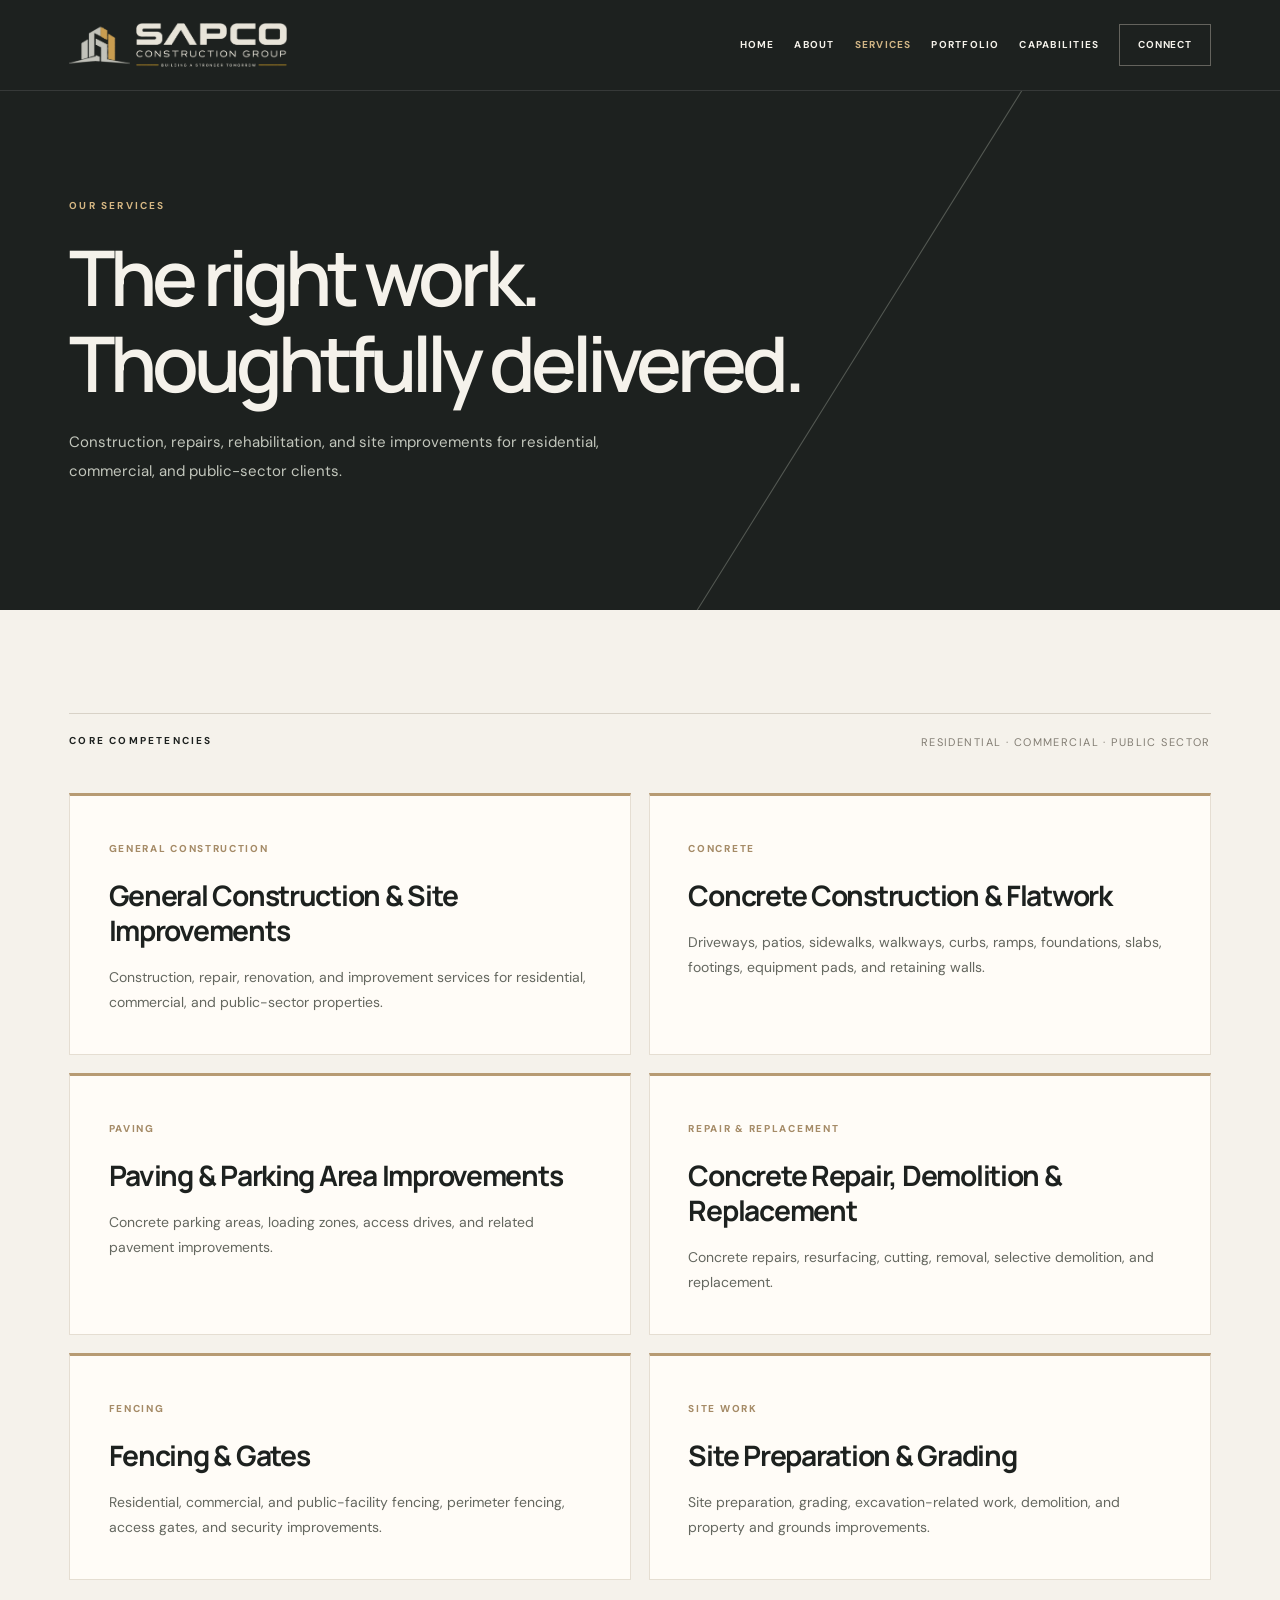
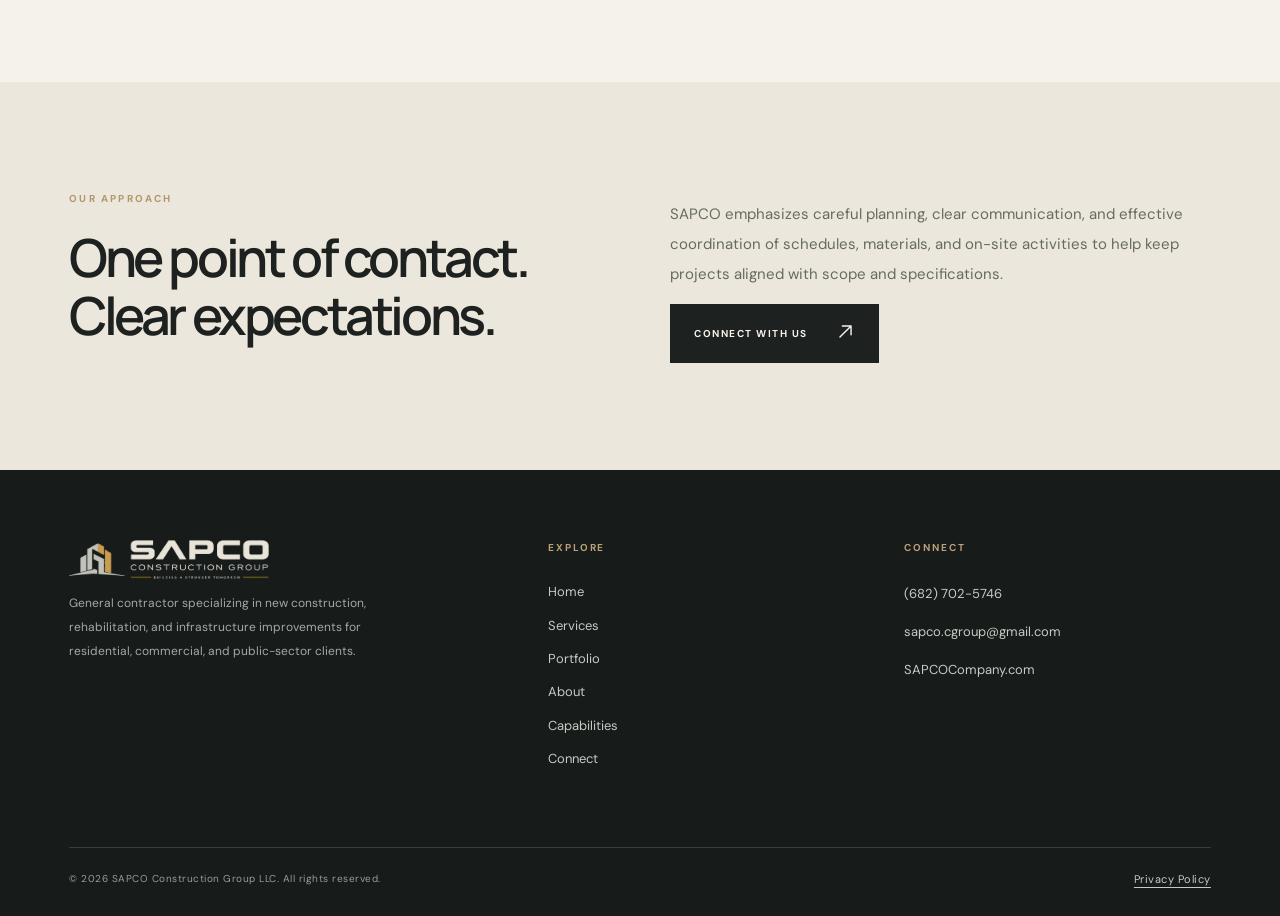
<file: services.html>
<!DOCTYPE html>
<html lang="en"><head><meta charset="utf-8"><meta name="viewport" content="width=device-width,initial-scale=1"><meta name="theme-color" content="#1d211f"><meta name="description" content="SAPCO Construction Group provides construction services for residential, commercial, and public-sector clients."><meta name="robots" content="noindex,nofollow"><title>Services | SAPCO Construction Group</title><link rel="icon" type="image/png" href="assets/fav.png"><link rel="stylesheet" href="styles.css?v=20261111-official-brand"><link rel="stylesheet" href="sapco-updates.css?v=20261111-official-brand"></head><body>
<a class="skip" href="#main">Skip to content</a>
<header class="site-header" id="site-header"><div class="header-inner container">
<a class="brand" href="index.html" aria-label="SAPCO Construction Group home"><img class="brand-logo" src="assets/sapco-brand-header.png" alt="SAPCO Construction Group" /></a>
<button class="nav-toggle" id="nav-toggle" type="button" aria-label="Open navigation" aria-controls="header-nav" aria-expanded="false"><svg viewBox="0 0 24 24" stroke="currentColor" fill="none" stroke-width="2" aria-hidden="true"><path d="M3 6h18M3 12h18M3 18h18"/></svg></button>
<nav class="header-nav" id="header-nav" aria-label="Primary navigation"><a href="index.html">HOME</a><a href="about.html">ABOUT</a><a href="services.html" class="active" aria-current="page">SERVICES</a><a href="portfolio.html">PORTFOLIO</a><a href="capabilities.html">CAPABILITIES</a><a class="nav-cta" href="contact.html">CONNECT</a></nav>
</div></header><main id="main"><section class="page-hero "><div class="container"><span class="eyebrow">OUR SERVICES</span><h1 class="section-heading">The right work.<br>Thoughtfully delivered.</h1><p>Construction, repairs, rehabilitation, and site improvements for residential, commercial, and public-sector clients.</p></div></section><section class="section"><div class="container"><div class="section-topline"><span class="eyebrow">CORE COMPETENCIES</span><span>RESIDENTIAL · COMMERCIAL · PUBLIC SECTOR</span></div><div class="sapco-service-grid"><article class="sapco-service"><span>GENERAL CONSTRUCTION</span><h2>General Construction & Site Improvements</h2><p>Construction, repair, renovation, and improvement services for residential, commercial, and public-sector properties.</p></article><article class="sapco-service"><span>CONCRETE</span><h2>Concrete Construction & Flatwork</h2><p>Driveways, patios, sidewalks, walkways, curbs, ramps, foundations, slabs, footings, equipment pads, and retaining walls.</p></article><article class="sapco-service"><span>PAVING</span><h2>Paving & Parking Area Improvements</h2><p>Concrete parking areas, loading zones, access drives, and related pavement improvements.</p></article><article class="sapco-service"><span>REPAIR & REPLACEMENT</span><h2>Concrete Repair, Demolition & Replacement</h2><p>Concrete repairs, resurfacing, cutting, removal, selective demolition, and replacement.</p></article><article class="sapco-service"><span>FENCING</span><h2>Fencing & Gates</h2><p>Residential, commercial, and public-facility fencing, perimeter fencing, access gates, and security improvements.</p></article><article class="sapco-service"><span>SITE WORK</span><h2>Site Preparation & Grading</h2><p>Site preparation, grading, excavation-related work, demolition, and property and grounds improvements.</p></article></div></div></section><section class="section" style="background:#ece7dc"><div class="container story-layout"><div><span class="eyebrow bronze">OUR APPROACH</span><h2 class="section-heading">One point of contact.<br>Clear expectations.</h2></div><div><p>SAPCO emphasizes careful planning, clear communication, and effective coordination of schedules, materials, and on-site activities to help keep projects aligned with scope and specifications.</p><a class="btn btn-dark" href="contact.html">Connect with us <span aria-hidden="true"><svg aria-hidden="true" class="ui-arrow" fill="none" stroke="currentColor" stroke-linecap="round" stroke-linejoin="round" stroke-width="1.8" viewBox="0 0 24 24"><path d="M5 19 19 5M8 5h11v11"/></svg></span></a></div></div></section></main><footer class="footer"><div class="container"><div class="footer-grid">
<div><a class="brand" href="index.html" aria-label="SAPCO home"><img src="assets/sapco-brand-header.png" class="brand-logo" alt="SAPCO Construction Group" /></a><p>General contractor specializing in new construction, rehabilitation, and infrastructure improvements for residential, commercial, and public-sector clients.</p></div>
<div><h4>Explore</h4><a href="index.html">Home</a><a href="services.html">Services</a><a href="portfolio.html">Portfolio</a><a href="about.html">About</a><a href="capabilities.html">Capabilities</a><a href="contact.html">Connect</a></div>
<div><h4>Connect</h4><p><a href="tel:+16827025746">(682) 702-5746</a><a href="mailto:sapco.cgroup@gmail.com">sapco.cgroup@gmail.com</a><a href="https://SAPCOCompany.com" rel="noopener">SAPCOCompany.com</a></p></div>
</div><div class="footer-bottom"><span>© <span id="current-year">2026</span> SAPCO Construction Group LLC. All rights reserved.</span><a href="privacy.html">Privacy Policy</a></div></div></footer>
<script src="site-data.js?v=20261111"></script><script src="site.js?v=20261111-official-brand"></script></body></html>
</file>
<file: styles.css>
@import url('https://fonts.googleapis.com/css2?family=DM+Sans:wght@400;500;600;700&family=Manrope:wght@400;500;600;700;800&display=swap');
:root{--ink:#1d211f;--ink2:#2b302d;--paper:#f5f2eb;--warm:#ede8de;--bronze:#b3976b;--line:#d8d2c7;--muted:#73766e;--white:#fff;--content:1390px;--pad:clamp(24px,5.4vw,88px)}
*{box-sizing:border-box}html{scroll-behavior:smooth}body{margin:0;background:var(--paper);color:var(--ink);font-family:'DM Sans',Arial,sans-serif;line-height:1.65;-webkit-font-smoothing:antialiased}img{display:block;max-width:100%}button,input,textarea{font:inherit}a{text-decoration:none;color:inherit}a:focus-visible,button:focus-visible,input:focus-visible,textarea:focus-visible{outline:3px solid var(--bronze);outline-offset:4px}::selection{background:#c5a77a;color:#121815}.container{width:min(100%,var(--content));padding-inline:var(--pad);margin:auto}.eyebrow{font-weight:700;text-transform:uppercase;letter-spacing:.22em;font-size:10px}.muted{color:var(--muted)}.bronze{color:var(--bronze)}.page-wipe{opacity:1;transition:opacity .2s}.skip{position:absolute;left:10px;top:-100px;padding:10px 16px;background:white;z-index:100}.skip:focus{top:10px}.site-header{position:relative;z-index:40;background:var(--ink);color:var(--paper);border-bottom:1px solid rgba(255,255,255,.11)}.header-inner{display:flex;justify-content:space-between;align-items:center;min-height:90px;gap:28px}.brand{display:flex;align-items:center;gap:11px;line-height:1}.brand-icon{width:38px;height:38px;display:block}.brand-word{display:flex;flex-direction:column;gap:5px}.brand-main{font-family:'Manrope',Arial,sans-serif;font-weight:800;letter-spacing:.16em;font-size:23px}.brand-sub{font-size:7px;font-weight:700;letter-spacing:.37em;color:#cbbfa9}.header-nav{display:flex;gap:clamp(18px,2.3vw,37px);align-items:center}.header-nav a{font-size:11px;font-weight:700;letter-spacing:.08em;transition:color .2s}.header-nav a:hover,.header-nav a.active{color:#d1b585}.nav-cta{padding:12px 18px;border:1px solid rgba(225,217,203,.36);text-transform:uppercase;letter-spacing:.11em}.nav-toggle{display:none;background:transparent;border:1px solid rgba(255,255,255,.28);color:#eee;padding:9px 10px;cursor:pointer}.nav-toggle svg{width:20px;height:20px}.top-micro{background:#282d29;color:#c6bcae;border-bottom:1px solid rgba(255,255,255,.07);font-size:10px;letter-spacing:.11em;text-align:center;padding:7px 12px}.top-micro a{text-decoration:underline;text-underline-offset:3px}
/* Hero */
.hero{background:var(--ink);color:var(--paper);display:grid;grid-template-columns:52% 48%;min-height:min(760px,85vh);overflow:hidden}.hero-copy{padding:clamp(65px,9vw,133px) clamp(24px,5vw,85px) 92px max(var(--pad),calc((100vw - var(--content))/2 + var(--pad)));display:flex;flex-direction:column;justify-content:center;position:relative}.hero-copy:before{content:'';position:absolute;right:0;top:0;height:100%;width:1px;background:#343832}.hero h1{font-family:'Manrope',Arial,sans-serif;font-size:clamp(60px,6.35vw,112px);letter-spacing:-.076em;font-weight:600;line-height:1.015;margin:38px 0 29px;max-width:760px}.hero h1 em{font-style:normal;color:var(--bronze)}.hero-lead{font-size:14px;max-width:455px;color:#c6c8c0;line-height:1.95;margin:0 0 36px}.hero-actions{display:flex;align-items:center;flex-wrap:wrap;gap:18px}.btn{display:inline-flex;align-items:center;justify-content:center;gap:28px;padding:17px 23px;min-height:52px;font-size:10px;letter-spacing:.15em;text-transform:uppercase;font-weight:700;border:1px solid transparent;transition:all .22s;cursor:pointer}.btn-primary{background:#b99a6c;color:#171d1a}.btn-primary:hover{background:#d1b286;transform:translateY(-2px)}.btn-dark{background:var(--ink);color:var(--paper)}.btn-dark:hover{background:#343c36}.btn-ghost{border-color:#6b6e65;color:#f5f2eb}.btn-ghost:hover{border-color:var(--bronze);color:var(--bronze)}.arrow{font-size:19px;font-weight:400;line-height:0}.hero-visual{position:relative;min-height:620px;background:#83857f}.hero-visual:before{content:'';position:absolute;inset:0;background:linear-gradient(92deg,rgba(16,21,19,.44),transparent 30%),linear-gradient(0deg,rgba(12,17,15,.6),transparent 45%),url('assets/architecture-hero.svg') center/cover;filter:saturate(.65)}.hero-index{position:absolute;right:38px;top:32px;color:#ffffff;font-size:11px;letter-spacing:.17em;z-index:2}.hero-image-foot{position:absolute;bottom:36px;right:38px;left:40px;display:flex;align-items:center;justify-content:space-between;border-top:1px solid rgba(255,255,255,.4);padding-top:16px;font-size:10px;letter-spacing:.15em;color:#ebe8df;z-index:2}.hero-graphic{position:absolute;border:1px solid rgba(255,255,255,.22);width:50%;aspect-ratio:1;top:32%;left:28%;z-index:2;transform:rotate(-30deg);pointer-events:none}.hero-graphic:after{content:'';position:absolute;inset:14%;border:1px solid rgba(255,255,255,.19)}
/* Sections */
.section{padding:clamp(75px,8vw,140px) 0}.section-heading{font-family:'Manrope',Arial,sans-serif;font-size:clamp(38px,4.1vw,68px);letter-spacing:-.065em;line-height:1.12;font-weight:600;margin:17px 0 22px}.section-intro{font-size:15px;line-height:1.95;max-width:630px;color:#575a54}.section-topline{display:flex;justify-content:space-between;border-top:1px solid var(--line);padding-top:19px;gap:20px}.section-topline span:last-child{font-size:11px;letter-spacing:.13em;color:#827d73}.intro-grid{display:grid;grid-template-columns:38% 1fr;gap:clamp(40px,7vw,120px);align-items:start}.intro-grid .statement{font-family:'Manrope',Arial,sans-serif;letter-spacing:-.05em;font-size:clamp(25px,3.25vw,48px);line-height:1.34;font-weight:500;margin:0}.body-text{max-width:525px;font-size:15px;color:#676960;line-height:2}.tiny-rule{height:2px;width:44px;background:var(--bronze);margin:28px 0}.info-strip{background:#ded8cb;padding:30px 0}.strip-inner{display:flex;align-items:center;justify-content:space-between;gap:25px}.strip-inner .eyebrow{color:#4c4c46}.strip-inner .subline{font-family:'Manrope',Arial,sans-serif;font-size:19px;letter-spacing:-.02em;font-weight:600}.split-feature{display:grid;grid-template-columns:1fr 1fr;min-height:590px;background:var(--warm)}.split-photo{min-height:500px;background:linear-gradient(0deg,rgba(0,0,0,.18),transparent),url('assets/architecture-detail.svg') center/cover}.split-copy{padding:clamp(54px,7vw,115px);display:flex;flex-direction:column;justify-content:center}.split-copy h2{font-family:'Manrope',Arial,sans-serif;font-weight:600;font-size:clamp(37px,3.7vw,64px);line-height:1.18;letter-spacing:-.06em;margin:20px 0}.split-copy p{max-width:460px;font-size:14px;color:#63665e;line-height:2}.split-copy .text-link{align-self:start}.text-link{display:inline-flex;align-items:center;gap:15px;font-size:11px;font-weight:800;letter-spacing:.13em;text-transform:uppercase;padding-bottom:8px;border-bottom:1px solid #a38b65;margin-top:20px;transition:gap .2s}.text-link:hover{gap:23px}.values-grid{display:grid;grid-template-columns:repeat(3,minmax(0,1fr));gap:0;margin-top:52px;border-top:1px solid var(--line)}.value{padding:37px 35px 20px 0;margin-right:35px;border-right:1px solid var(--line)}.value:last-child{border:0;margin:0}.value-num{font-size:11px;letter-spacing:.17em;color:#ab8f64}.value h3{font-family:'Manrope',Arial,sans-serif;letter-spacing:-.04em;font-size:23px;margin:32px 0 15px}.value p{font-size:13px;line-height:1.95;color:#71736c}.statement-band{background:var(--ink);color:var(--paper);padding:clamp(70px,8vw,140px) 0;position:relative;overflow:hidden}.statement-band:after{content:'S';position:absolute;font-family:'Manrope',Arial,sans-serif;font-weight:800;letter-spacing:-.13em;font-size:min(52vw,820px);line-height:1;right:-5vw;bottom:-21vw;color:rgba(255,255,255,.026);pointer-events:none}.statement-band .container{position:relative;z-index:1}.statement-band h2{font-family:'Manrope',Arial,sans-serif;font-size:clamp(38px,5vw,82px);font-weight:500;letter-spacing:-.068em;max-width:980px;line-height:1.2;margin:25px 0 30px}.statement-band h2 span{color:var(--bronze)}.statement-band p{max-width:520px;color:#c3c4bd;font-size:14px;line-height:1.9}.footer{background:#171b19;color:#e9e6dc;padding:70px 0 28px}.footer-grid{display:grid;grid-template-columns:1.4fr 1fr 1fr;gap:50px}.footer p{max-width:330px;color:#a4aaa2;font-size:12px;line-height:2}.footer h4{font-size:10px;letter-spacing:.19em;text-transform:uppercase;color:#bba07a;margin:0 0 25px}.footer a{display:block;font-size:13px;color:#c8cbc4;margin:0 0 12px}.footer a:hover{color:#d2b98e}.footer-bottom{border-top:1px solid #393c37;margin-top:65px;padding-top:22px;display:flex;align-items:center;justify-content:space-between;gap:15px;flex-wrap:wrap;color:#989e94;font-size:10px;letter-spacing:.05em}
/* Page pages */
.page-hero{background:var(--ink);color:var(--paper);padding:100px 0 110px;position:relative;overflow:hidden}.page-hero:after{content:'';position:absolute;height:220%;width:37%;right:-5%;top:-50%;border-left:1px solid #545953;transform:rotate(32deg);pointer-events:none}.page-hero .section-heading{max-width:800px;font-size:clamp(50px,6vw,94px)}.page-hero p{color:#c2c6bc;font-size:15px;max-width:600px;line-height:1.9}.page-hero .eyebrow{color:#d6b783}.aside-label{font-size:10px;letter-spacing:.13em;text-transform:uppercase;color:#8b8e83}.editor-note{border:1px solid #d9c9ab;background:#f1ebdf;padding:17px 19px;color:#5c5243;font-size:13px;line-height:1.75}.editor-note strong{color:#26251f}.story-layout{display:grid;grid-template-columns:1fr 1fr;gap:60px}.story-layout p{font-size:15px;color:#666b61;line-height:2}.numbers-grid{display:grid;grid-template-columns:repeat(3,1fr);gap:0;border-block:1px solid var(--line)}.number-panel{padding:38px 35px 38px 0;border-right:1px solid var(--line);margin-right:35px}.number-panel:last-child{border:0}.number-panel .big{font-family:'Manrope',Arial,sans-serif;font-size:46px;letter-spacing:-.07em;margin:0;color:#302f29}.number-panel .sub{font-size:12px;color:#73746d;line-height:1.8}.services-list{margin-top:58px;border-top:1px solid var(--line)}.service-row{display:grid;grid-template-columns:90px 1fr 1fr 40px;align-items:start;gap:20px;padding:35px 0;border-bottom:1px solid var(--line)}.service-row .s-num{color:#ad9065;font-size:12px}.service-row h2{font-family:'Manrope',Arial,sans-serif;font-size:clamp(26px,2.6vw,40px);letter-spacing:-.05em;line-height:1.3;font-weight:600;margin:0}.service-row p{color:#7d7d75;font-size:13px;line-height:1.85;margin:3px 0}.service-row .s-mark{font-size:28px;color:#b89a70}.cap-table{width:100%;border-collapse:collapse;margin-top:42px}.cap-table tr{border-top:1px solid var(--line)}.cap-table tr:last-child{border-bottom:1px solid var(--line)}.cap-table th{text-align:left;padding:28px 20px 28px 0;width:35%;font-size:12px;letter-spacing:.08em;text-transform:uppercase}.cap-table td{font-size:14px;color:#777a71;padding:28px 0}.profile-quote{background:#e9e3d6;padding:50px}.profile-quote .quote{font-family:Georgia,serif;font-size:clamp(29px,3vw,46px);letter-spacing:-.035em;line-height:1.35;margin:15px 0 0}.contact-grid{display:grid;grid-template-columns:40% 1fr;gap:8%;padding-top:58px}.contact-item{padding:24px 0;border-bottom:1px solid var(--line)}.contact-item .value{margin:12px 0 0;padding:0;border:0;font-family:'Manrope',Arial,sans-serif;font-size:22px;font-weight:600;letter-spacing:-.035em}.contact-form{display:grid;grid-template-columns:1fr 1fr;gap:24px}.field{display:flex;flex-direction:column;gap:8px}.field label{font-size:10px;text-transform:uppercase;letter-spacing:.12em;font-weight:800}.field input,.field textarea{background:#f8f6f0;border:1px solid #d6d1c7;padding:15px 15px;width:100%;border-radius:0;color:var(--ink);font-size:14px}.field input:focus,.field textarea:focus{outline:2px solid var(--bronze);outline-offset:0}.span2{grid-column:span 2}.form-message{font-size:13px;line-height:1.6;color:#6b6a5e}.form-warning{background:#efe6d7;padding:13px 18px;border-left:3px solid var(--bronze);font-size:12px;color:#63573f}.picture-callout{position:relative;overflow:hidden;background:#e5ded0}.picture-callout .inner{display:grid;grid-template-columns:1fr 1fr;gap:60px;align-items:center;padding-block:65px}.picture-frame{aspect-ratio:5/4;background:#c6c7bc;border:10px solid #f8f6ef;box-shadow:0 28px 50px rgba(30,32,28,.14);overflow:hidden}.picture-frame img{width:100%;height:100%;object-fit:contain;background:#faf8f3}.picture-fallback{width:100%;height:100%;background:url('assets/architecture-lines.svg') center/cover}.reference-block{display:none}.reference-block.available{display:block}
@media (max-width:1000px){.hero{grid-template-columns:56% 44%}.hero h1{font-size:clamp(58px,6.5vw,90px)}.header-nav{gap:15px}.header-nav a{font-size:10px}.split-copy{padding:55px}}
@media (max-width:760px){.container{padding-inline:24px}.top-micro{font-size:9px}.header-inner{min-height:75px}.nav-toggle{display:block}.header-nav{position:absolute;top:100%;left:0;right:0;background:#202520;display:none;flex-direction:column;align-items:stretch;gap:0;padding:12px 25px 25px;border-top:1px solid #3c4039;box-shadow:0 12px 18px #15181455}.header-nav.open{display:flex}.header-nav a{padding:15px 0;border-bottom:1px solid #383b35;font-size:12px}.header-nav .nav-cta{border:1px solid #676a60;padding:13px;margin-top:18px;text-align:center}.hero{grid-template-columns:1fr}.hero-copy{padding:85px 24px 70px}.hero h1{font-size:clamp(55px,13vw,78px);margin-top:25px}.hero-visual{min-height:420px}.hero-graphic{width:35%;left:45%}.intro-grid,.split-feature,.story-layout,.contact-grid,.picture-callout .inner{grid-template-columns:1fr}.intro-grid{gap:18px}.split-photo{min-height:370px}.split-copy{padding:65px 24px}.values-grid{grid-template-columns:1fr}.value{border-right:0;border-bottom:1px solid var(--line);margin-right:0;padding:28px 0}.value:last-child{border-bottom:0}.value h3{margin:15px 0 8px}.strip-inner{align-items:start;flex-direction:column;gap:8px}.numbers-grid{grid-template-columns:1fr}.number-panel{margin:0;border-right:0;border-bottom:1px solid var(--line);padding:27px 0}.number-panel:last-child{border-bottom:0}.service-row{grid-template-columns:48px 1fr 25px;gap:10px}.service-row p{grid-column:2/4}.contact-grid{gap:45px}.footer-grid{grid-template-columns:1fr 1fr;gap:38px}.footer-grid>div:first-child{grid-column:span 2}.page-hero{padding:70px 0 85px}.page-hero .section-heading{font-size:clamp(46px,11vw,70px)}.picture-callout .inner{gap:25px}.section{padding:70px 0}.profile-quote{padding:30px}}
@media(max-width:480px){.hero-visual{min-height:320px}.hero-lead{font-size:13px}.hero-actions .btn{width:100%}.section-heading{font-size:39px}.cap-table th,.cap-table td{display:block;width:100%;padding:14px 0}.cap-table th{padding-bottom:0}.cap-table td{padding-top:3px}.contact-form{grid-template-columns:1fr}.span2{grid-column:span 1}.footer-grid{grid-template-columns:1fr}.footer-grid>div:first-child{grid-column:auto}.brand-main{font-size:20px}.brand-sub{letter-spacing:.25em}}
@media(prefers-reduced-motion:reduce){*,*:before,*:after{scroll-behavior:auto!important;animation:none!important;transition:none!important}}

/* Founder personalization */
.founder-hero{background-image:linear-gradient(90deg,rgba(18,23,21,.96),rgba(18,23,21,.72) 48%,rgba(18,23,21,.35)),url('assets/sapco-bridge-scene.jpg');background-size:cover;background-position:center top}
.founder-hero:after{display:none}
.founder-profile-card{display:grid;grid-template-columns:42% 1fr;gap:46px;align-items:start;margin-top:26px;background:#f5f1e8;border:1px solid var(--line);box-shadow:0 20px 40px rgba(29,33,31,.05)}
.founder-profile-media{position:relative;min-height:100%;background:#ddd6c9}
.founder-banner{height:240px;overflow:hidden;border-bottom:1px solid rgba(0,0,0,.04)}
.founder-banner img{width:100%;height:100%;object-fit:cover;object-position:center top}
.founder-headshot{width:185px;height:185px;border-radius:50%;object-fit:cover;border:10px solid #f5f1e8;position:absolute;left:34px;top:118px;box-shadow:0 12px 30px rgba(18,21,19,.16)}
.founder-profile-copy{padding:36px 36px 34px 0}
.profile-kicker{font-size:11px;letter-spacing:.18em;font-weight:800;color:#aa8c61;text-transform:uppercase;margin:0 0 12px}
.founder-profile-copy h2{font-family:'Manrope',Arial,sans-serif;font-size:clamp(34px,3.2vw,52px);letter-spacing:-.055em;line-height:1.05;margin:0 0 10px}
.founder-role{font-size:13px;letter-spacing:.06em;text-transform:uppercase;color:#5f6259;margin:0 0 20px}
.founder-highlights{list-style:none;padding:0;margin:26px 0 0;display:grid;grid-template-columns:1fr 1fr;gap:14px}
.founder-highlights li{background:#ece6db;padding:16px 16px 14px;border-left:2px solid var(--bronze)}
.founder-highlights strong{display:block;font-size:13px;margin-bottom:4px}
.founder-highlights span{font-size:12px;color:#666960;line-height:1.7}
.founder-cards .value{min-height:100%}
.services-portrait{width:min(100%,340px);aspect-ratio:1/1;object-fit:cover;border-radius:50%;border:14px solid #f7f4ed;box-shadow:0 24px 48px rgba(29,33,31,.12);margin-inline:auto;background:#fff}

@media (max-width:760px){
  .founder-profile-card{grid-template-columns:1fr}
  .founder-profile-media{min-height:340px}
  .founder-profile-copy{padding:24px}
  .founder-headshot{left:24px;top:115px;width:155px;height:155px;border-width:8px}
  .founder-highlights{grid-template-columns:1fr}
}

/* FINAL VISUAL FIXES — genuine founder portrait, no duplicated photos, branded bridge hero */
.brand-logo{display:block;width:clamp(160px,16vw,220px);height:auto;max-height:70px;object-fit:contain;object-position:left center}
.hero-visual{background:#181d1d}
.hero-visual:before{background:linear-gradient(90deg,rgba(19,23,22,.24),transparent 40%),url('assets/sapco-branded-background.jpg') center/cover no-repeat;filter:none}
.hero-graphic{display:none}
.founder-hero{background-image:linear-gradient(90deg,rgba(18,23,21,.95) 0%,rgba(18,23,21,.85) 42%,rgba(18,23,21,.3) 100%),url('assets/sapco-bridge-scene.jpg');background-position:center center;background-size:cover}
.founder-hero .container{position:relative;z-index:1}
.founder-profile-card{grid-template-columns:minmax(300px,42%) 1fr;gap:0;overflow:hidden;align-items:stretch;background:#f6f3eb}
.founder-profile-media{min-height:530px;background:#d8d9d4;display:flex;position:relative}
.founder-profile-media .founder-portrait{position:relative;inset:auto;width:100%;height:100%;object-fit:cover;object-position:center 32%;border:0;border-radius:0;box-shadow:none;display:block}
.portrait-credit{position:absolute;bottom:0;left:0;right:0;padding:22px 26px;background:linear-gradient(transparent,rgba(12,16,16,.83));color:#f5f1ea;font-size:12px;letter-spacing:.21em;font-weight:700}
.portrait-credit span{color:var(--bronze);padding:0 5px}
.founder-profile-copy{padding:clamp(30px,3.8vw,68px);min-width:0}
.founder-highlights{grid-template-columns:1fr 1fr}
.founder-profile-copy .body-text{font-size:14px;line-height:1.9}
.founder-spotlight{background:#e8e2d7}
.founder-spotlight-grid{display:grid;grid-template-columns:43% 1fr;gap:clamp(38px,7vw,115px);align-items:center}
.founder-photo-outer{position:relative;max-width:530px;aspect-ratio:5/6;overflow:hidden;background:#cfd1ca;box-shadow:0 25px 60px rgba(20,26,24,.14)}
.founder-photo-outer img{width:100%;height:100%;object-fit:cover;object-position:center center}
.founder-photo-label{position:absolute;left:0;right:0;bottom:0;background:#1d211f;color:#e8d2a6;font-size:10px;font-weight:700;letter-spacing:.22em;padding:18px 23px}
.founder-spotlight-copy .section-heading span{color:#ad8d5f}
.founder-spotlight-copy .body-text{margin:0 0 16px}
.founder-spotlight-copy .body-text strong{color:#242b27}
@media(max-width:1000px){.brand-logo{width:170px}.founder-profile-card{grid-template-columns:40% 1fr}.founder-profile-copy{padding:30px}.founder-highlights{grid-template-columns:1fr}}
@media(max-width:760px){.founder-profile-card,.founder-spotlight-grid{grid-template-columns:1fr;gap:30px}.founder-profile-card{gap:0}.founder-profile-media{min-height:0;height:auto;aspect-ratio:4/4.4}.founder-profile-media .founder-portrait{object-position:center 30%}.founder-profile-copy{padding:30px 25px}.founder-highlights{grid-template-columns:1fr}.founder-hero{background-position:65% center}.founder-spotlight-copy{padding-bottom:0}.founder-photo-outer{max-width:480px;margin:0 auto}}
/* Preserve the branded plate inside the narrow right-hand home hero viewport. */
.hero-visual:before{background-position:center,right center}


/* 2026-10-29 EDITORIAL HOMEPAGE REIMAGINING — all other pages unchanged */
.home-hero{position:relative;isolation:isolate;min-height:760px;min-height:calc(100svh - 122px);max-height:none;background:#101613;color:#f8f5ed;overflow:hidden;display:flex;flex-direction:column;justify-content:space-between}
.home-hero-image,.home-hero-shade{position:absolute;inset:0;z-index:-1;pointer-events:none}
.home-hero-image{background-image:url('assets/sapco-bridge-scene.jpg');background-size:cover;background-position:center 53%;transform:scale(1.025);animation:homePhotoReveal 1.3s ease-out both}
.home-hero-shade{background:linear-gradient(90deg,rgba(10,16,15,.96) 0%,rgba(11,18,17,.89) 23%,rgba(12,19,18,.65) 49%,rgba(20,26,23,.22) 76%,rgba(22,23,22,.12) 100%),linear-gradient(0deg,rgba(11,17,16,.84),transparent 31%),linear-gradient(180deg,rgba(11,17,16,.26),transparent 25%)}
.home-hero-inner{display:flex;align-items:center;justify-content:space-between;position:relative;flex:1;padding-top:clamp(68px,8vh,118px);padding-bottom:clamp(88px,14vh,180px);gap:35px;width:100%}
.home-hero-intro{max-width:1050px;position:relative;z-index:2;animation:homeIntroRise .75s ease both}
.home-overline{display:flex;align-items:center;flex-wrap:wrap;gap:14px;color:#e1c394;font-size:10px;letter-spacing:.25em;font-weight:800;text-transform:uppercase;line-height:1.7}
.home-overline-rule{display:block;width:43px;height:1px;background:#c3a275}
.home-overline-mark{color:#c4c4b9;letter-spacing:.16em;font-weight:500}
.home-hero h1{font-family:'Manrope',Arial,sans-serif;font-size:clamp(76px,7.65vw,137px);line-height:.99;letter-spacing:-.083em;font-weight:600;max-width:1030px;margin:40px 0 34px;text-wrap:balance}
.home-hero h1 em{font-style:normal;color:#d0aa73}
.home-hero h1 .hero-outline{color:#f7f4ed}
.home-hero-lead{font-size:clamp(14px,1.13vw,17px);font-weight:400;line-height:1.85;color:#e1e3de;max-width:560px;margin:0 0 35px;text-wrap:pretty}
.home-hero-actions{display:flex;align-items:center;gap:24px;flex-wrap:wrap}
.home-btn{display:inline-flex;align-items:center;justify-content:space-between;gap:52px;min-width:180px;min-height:58px;padding:17px 25px;text-transform:uppercase;letter-spacing:.14em;font-size:11px;font-weight:800;transition:transform .2s ease,background-color .2s ease,color .2s ease}
.home-btn span{font-size:20px;font-weight:400;line-height:1}
.home-btn:hover{transform:translateY(-3px)}
.home-btn-primary{background:#c5a374;color:#121a17}
.home-btn-primary:hover{background:#e1be8c}
.home-btn-secondary{border:1px solid rgba(250,248,242,.65);color:#fff;background:rgba(17,21,20,.16)}
.home-btn-secondary:hover{background:#f6f2e9;color:#1d211f}
.home-corner-signature{width:154px;align-self:flex-end;margin:0 12px 7px 0;display:flex;flex-direction:column;align-items:center;gap:13px;border-top:1px solid rgba(224,201,163,.5);padding-top:17px;opacity:.9;flex-shrink:0}
.home-corner-signature img{width:82px;height:67px;object-fit:contain;object-position:center}
.home-corner-signature span{text-align:center;color:#f5e7d0;letter-spacing:.18em;font-size:9px;font-weight:700;line-height:1.7}
.home-hero-bottom{position:relative;z-index:2;border-top:1px solid rgba(247,242,231,.22);background:rgba(11,17,15,.32);backdrop-filter:blur(7px)}
.home-hero-bottom-inner{min-height:88px;display:flex;align-items:center;justify-content:space-between;gap:35px}
.home-scroll-hint{display:flex;align-items:center;gap:17px;color:#dedcd3;font-size:10px;letter-spacing:.18em;white-space:nowrap;font-weight:700}
.home-scroll-line{width:41px;height:1px;background:#d4b382}
.home-pillars{display:flex;align-items:center;gap:clamp(25px,3vw,52px);font-size:10px;letter-spacing:.09em;color:#f1eee4;line-height:1.65}
.home-pillars span{display:flex;align-items:center;gap:11px;white-space:nowrap}
.home-pillars span:not(:last-child){border-right:1px solid rgba(250,245,235,.32);padding-right:clamp(25px,3vw,52px)}
.home-pillars b{font-size:10px;color:#deb780;font-weight:800;letter-spacing:.04em}
.home-opening{background:#f5f2eb;padding:95px 0 105px}
.home-opening-grid{display:grid;grid-template-columns:55% 1fr;align-items:end;gap:clamp(40px,7vw,110px)}
.home-opening h2{font-family:'Manrope',Arial,sans-serif;font-size:clamp(48px,5.2vw,88px);font-weight:600;line-height:1.11;letter-spacing:-.07em;margin:25px 0 0;max-width:670px}
.home-opening h2 i{font-style:normal;color:#a78c68}
.home-opening p{font-size:15px;color:#666960;line-height:2;max-width:505px;margin:0}
.home-opening .text-link{margin-top:25px}
@keyframes homeIntroRise{from{opacity:0;transform:translateY(20px)}to{opacity:1;transform:translateY(0)}}
@keyframes homePhotoReveal{from{opacity:.65;transform:scale(1.07)}to{opacity:1;transform:scale(1.025)}}
@media(min-width:1440px){.home-hero h1{font-size:clamp(93px,7.4vw,140px)}}
@media(max-width:1120px){.home-hero h1{font-size:clamp(68px,8vw,105px)}.home-corner-signature{display:none}.home-pillars{gap:18px}.home-pillars span:not(:last-child){padding-right:18px}}
@media(max-width:850px){.home-hero{min-height:750px;min-height:calc(100svh - 100px)}.home-hero-image{background-position:59% center}.home-hero-shade{background:linear-gradient(90deg,rgba(10,16,15,.94) 0%,rgba(11,18,17,.84) 52%,rgba(20,26,23,.43) 100%),linear-gradient(0deg,rgba(11,17,16,.84),transparent 42%)}.home-hero h1{font-size:clamp(64px,10vw,100px)}.home-hero-inner{padding-top:90px;padding-bottom:100px}.home-hero-bottom-inner{justify-content:flex-start}.home-scroll-hint{display:none}.home-pillars{width:100%;justify-content:space-between}.home-pillars span{white-space:normal}.home-opening-grid{grid-template-columns:1fr;gap:27px}.home-opening h2{max-width:700px}}
@media(max-width:600px){.home-hero{min-height:730px;min-height:calc(100svh - 102px)}.home-hero-image{background-position:59% center}.home-hero-shade{background:linear-gradient(90deg,rgba(10,16,15,.89),rgba(11,18,17,.67)),linear-gradient(0deg,rgba(11,17,16,.9),transparent 48%)}.home-hero-inner{padding-top:65px;padding-bottom:70px;align-items:center}.home-overline{gap:10px;font-size:9px;letter-spacing:.12em}.home-overline-rule{width:22px}.home-overline-mark{width:100%;padding-left:32px}.home-hero h1{font-size:clamp(51px,11.9vw,74px);letter-spacing:-.077em;margin:34px 0 26px;line-height:1.06}.home-hero-lead{font-size:14px;line-height:1.83;max-width:360px}.home-hero-actions{gap:11px}.home-btn{font-size:10px;min-width:0;gap:18px;min-height:52px;padding:15px 17px}.home-hero-bottom-inner{padding:18px 24px}.home-pillars{gap:10px;justify-content:space-between}.home-pillars span{font-size:9px;display:block;line-height:1.5;max-width:120px}.home-pillars span b{display:block}.home-pillars span:not(:last-child){padding-right:10px}.home-opening{padding:70px 0}.home-opening h2{font-size:clamp(42px,10vw,58px)}.home-opening p{font-size:14px}}
@media(max-width:390px){.home-hero h1{font-size:clamp(47px,12vw,55px)}.home-hero-actions{gap:9px}.home-btn{padding:13px 14px;gap:11px}.home-overline-mark{display:none}.home-pillars span{font-size:8px}}
@media(prefers-reduced-motion:reduce){.home-hero-image,.home-hero-intro{animation:none!important}}


/* Homepage cleanup: remove extra opening decorations */
.home-hero{min-height:calc(100svh - 90px)}
.home-hero-inner{padding-bottom:clamp(72px,11vh,130px)}
@media(max-width:760px){.home-hero{min-height:calc(100svh - 75px)}}


/* Decorative numbering removed at the customer's request. */
.values-grid .value h3{margin-top:12px}
.service-row{grid-template-columns:minmax(210px,1fr) minmax(200px,1fr) 35px;gap:20px}
.service-row h2{grid-column:1}
.service-row p{grid-column:2}
.service-row .s-mark{grid-column:3}
@media(max-width:760px){.service-row{grid-template-columns:minmax(0,1fr) 30px;gap:12px}.service-row h2{grid-column:1}.service-row .s-mark{grid-column:2;grid-row:1}.service-row p{grid-column:1/-1;grid-row:2}.values-grid .value h3{margin-top:8px}}


/* Founder journey — responsive editorial career timeline, real dates instead of decorative numbering */
.founder-journey{background:#f7f4ee;}
.journey-intro{display:grid;grid-template-columns:minmax(0,1.13fr) minmax(0,.78fr);align-items:center;gap:clamp(35px,6vw,100px);margin-bottom:58px;}
.journey-intro .section-heading{font-size:clamp(39px,4.2vw,67px);max-width:720px;margin:22px 0 0;}
.journey-intro .section-heading span{color:#ab8a60;}
.journey-intro>p{color:#5c5e56;font-size:clamp(17px,1.35vw,19px);line-height:1.75;max-width:530px;margin:20px 0 0;padding-left:25px;border-left:2px solid #c6a679;}
.journey-timeline{max-width:1070px;position:relative;margin-inline:auto;}
.journey-timeline::before{content:"";position:absolute;top:27px;bottom:35px;left:211px;width:1px;background:linear-gradient(#c5ab82,#d9d0bf);}
.journey-item{display:grid;grid-template-columns:180px minmax(0,1fr);gap:62px;position:relative;padding-bottom:19px;}
.journey-item:last-child{padding-bottom:0;}
.journey-item::before{content:"";position:absolute;z-index:2;top:29px;left:204px;height:15px;width:15px;border-radius:50%;background:#b29265;border:4px solid #f7f4ee;box-shadow:0 0 0 1px #c7ab81;}
.journey-date{font-family:'Manrope',Arial,sans-serif;font-size:12px;line-height:1.65;font-weight:750;letter-spacing:.015em;color:#8f795a;text-align:right;padding-top:25px;}
.journey-content{background:#fffdf9;border:1px solid #e6dfd4;padding:25px clamp(22px,3vw,36px) 28px;box-shadow:0 5px 24px rgba(35,33,26,.025);transition:border-color .2s ease,transform .2s ease;min-width:0;}
.journey-content:hover{border-color:#cbb28d;transform:translateX(3px);}
.journey-type{font-size:9px;font-weight:800;text-transform:uppercase;letter-spacing:.18em;color:#ac8c5e;}
.journey-content h3{font-family:'Manrope',Arial,sans-serif;font-size:clamp(20px,2vw,26px);letter-spacing:-.035em;line-height:1.32;margin:11px 0 7px;font-weight:650;color:#282b26;}
.journey-org{font-size:13px!important;color:#555b55!important;line-height:1.6!important;font-weight:700;margin:0 0 11px!important;}
.journey-content>p:not(.journey-org){font-size:13px;line-height:1.82;color:#72746c;margin:0;}
.journey-feature .journey-content{background:#272b28;border-color:#272b28;color:#f3efe6;box-shadow:0 14px 38px rgba(25,31,25,.10);}
.journey-feature .journey-type,.journey-feature .journey-date{color:#c8ad7e;}
.journey-feature .journey-content h3{color:#fffaf0;}
.journey-feature .journey-org{color:#dfd9ce!important;}
.journey-feature .journey-content>p:not(.journey-org){color:#d0d1c9;}
.journey-feature::before{background:#d7b480;border-color:#f7f4ee;box-shadow:0 0 0 1px #c7ab81;}
.journey-award{display:flex;align-items:flex-start;gap:16px;background:rgba(189,155,101,.13);border:1px solid rgba(213,183,135,.42);padding:19px 20px;margin:23px 0;}
.journey-award-symbol{font-size:27px;line-height:1;color:#dfbd87;flex-shrink:0;}
.journey-award strong{display:block;color:#f0c994;font-family:'Manrope',Arial,sans-serif;font-size:17px;line-height:1.4;margin:0 0 7px;}
.journey-award p{margin:0;color:#f0ece4;font-size:13px;line-height:1.8;}
.journey-results{border-top:1px solid rgba(237,229,211,.2);padding-top:16px;display:grid;gap:7px;}
.journey-results p{font-size:12px;color:#d1d0c8;line-height:1.8;margin:0;}
.journey-results strong{color:#e3c89e;font-weight:650;}
.journey-current .journey-content{border-left:3px solid #b99767;}
@media(max-width:800px){
  .journey-intro{grid-template-columns:1fr;gap:20px;margin-bottom:45px;}
  .journey-intro>p{max-width:660px;margin:0;padding-left:18px;font-size:16px;}
  .journey-timeline::before{left:7px;top:22px;bottom:22px;}
  .journey-item{display:block;margin-left:37px;padding-bottom:23px;}
  .journey-item::before{top:11px;left:-37px;}
  .journey-date{text-align:left;padding:0 0 10px;font-size:12px;}
  .journey-content{padding:21px 22px 24px;}
  .journey-content:hover{transform:none;}
}
@media(max-width:480px){
  .journey-intro .section-heading{font-size:39px;}
  .journey-timeline::before{left:6px;}
  .journey-item{margin-left:31px;}
  .journey-item::before{left:-32px;}
  .journey-content h3{font-size:21px;}
  .journey-award{padding:14px;gap:10px;}
  .journey-award strong{font-size:15px;}
}
@media(prefers-reduced-motion:reduce){.journey-content{transition:none!important;}}

/* Founder card image: eliminate the stale banner/circle layout and gray dead space */
.founder-profile-card{grid-template-columns:minmax(280px,38%) minmax(0,1fr);gap:0;align-items:stretch;overflow:hidden;}
.founder-profile-media{display:block;position:relative;min-height:540px;background:#d8d6cf;overflow:hidden;align-self:stretch;}
.founder-profile-media .founder-portrait{position:absolute;inset:0;display:block;width:100%;height:100%;min-height:0;object-fit:cover;object-position:center 34%;border:0;border-radius:0;box-shadow:none;}
@media(max-width:760px){
  .founder-profile-card{grid-template-columns:1fr;}
  .founder-profile-media{height:390px;min-height:390px;aspect-ratio:auto;}
  .founder-profile-media .founder-portrait{object-position:center 33%;}
}


/* Polished, evenly aligned homepage principles (replaces legacy values-grid here only) */
.home-principles{background:#f6f3ec;padding:clamp(72px,7vw,112px) 0 clamp(84px,8vw,120px)}
.principles-intro{display:grid;grid-template-columns:minmax(0,1.14fr) minmax(310px,.76fr);align-items:center;column-gap:clamp(42px,7vw,115px);margin-bottom:clamp(34px,4vw,52px)}
.principles-intro .eyebrow{display:inline-block;font-size:11px;letter-spacing:.2em}
.principles-intro .section-heading{font-size:clamp(40px,4.25vw,67px);line-height:1.13;max-width:800px;letter-spacing:-.064em;margin:16px 0 0}
.principles-intro>p{color:#5d5e56;font-size:clamp(17px,1.35vw,19px);line-height:1.75;max-width:470px;margin:20px 0 0;padding-left:25px;border-left:2px solid #c6a679}
.principles-grid{display:grid;grid-template-columns:repeat(3,minmax(0,1fr));gap:18px;align-items:stretch}
.principle-card{position:relative;display:flex;flex-direction:column;min-width:0;min-height:215px;padding:35px 33px 37px;background:#fffcf6;border:1px solid #e3ddd2;border-top:3px solid #b59a72;box-shadow:0 8px 24px rgba(42,39,31,.035)}
.principle-card h3{font-family:'Manrope',Arial,sans-serif;font-size:clamp(21px,1.55vw,25px);letter-spacing:-.045em;font-weight:650;line-height:1.27;margin:0 0 18px;color:#242923}
.principle-card p{font-size:14px;line-height:1.8;color:#6e7169;margin:0;max-width:355px}
@media(max-width:900px){.principles-intro{grid-template-columns:1fr;gap:19px}.principles-intro>p{max-width:650px;margin:0;padding-left:18px;font-size:16px}.principle-card{padding:30px 24px}.principle-card h3{font-size:21px}}
@media(max-width:700px){.principles-grid{grid-template-columns:1fr;gap:14px}.principle-card{min-height:0;padding:27px 26px 29px}.principle-card h3{margin-bottom:11px}.principles-intro{margin-bottom:30px}.principles-intro .section-heading{font-size:clamp(39px,8vw,58px)}.principles-intro>p{font-size:16px}}

/* Shared SAPCO header: matches the original home-page logo on every page. */
.site-header .header-inner{min-height:90px}
.site-header .brand{display:inline-flex;align-items:center;flex:0 1 auto;min-width:0}
.site-header .brand-logo{display:block;width:clamp(160px,16vw,220px);max-height:70px;height:auto;object-fit:contain;object-position:left center;filter:none;background:transparent;box-shadow:none}
@media(max-width:1000px){.site-header .brand-logo{width:170px}}
@media(max-width:760px){
 .site-header .header-inner{min-height:75px}
 .site-header .brand-logo{width:170px;max-width:calc(100vw - 125px);height:auto}
 .site-header .nav-toggle{flex:0 0 auto}
}
@media(max-width:380px){.site-header .brand-logo{width:155px}}

/* Fix iOS Safari: use a vector arrow rather than a Unicode arrow (which renders as a blue emoji). */
.ui-arrow{display:inline-block;width:1.1em;height:1.1em;flex:0 0 auto;vertical-align:-.13em;stroke:currentColor;fill:none;pointer-events:none}
.home-btn .ui-arrow{width:20px;height:20px;vertical-align:middle}
.text-link .ui-arrow{width:17px;height:17px}
.nav-cta .ui-arrow{width:13px;height:13px;margin-left:4px}
.s-mark .ui-arrow{width:27px;height:27px}
.btn .ui-arrow{width:19px;height:19px}

/* SAPCO welcome film overlay (responsive; preserves existing homepage). */
.sapco-intro[hidden],.sapco-intro-play[hidden]{display:none!important}
.sapco-intro{position:fixed;inset:0;z-index:9999;background:#151a18;display:grid;place-items:center;overflow:hidden}
.sapco-intro-video{position:absolute;inset:0;width:100%;height:100%;object-fit:contain;background:#151a18}
.sapco-intro-controls{position:absolute;z-index:2;bottom:max(28px,env(safe-area-inset-bottom));right:clamp(18px,4vw,65px);left:clamp(18px,4vw,65px);display:flex;justify-content:flex-end;gap:12px;flex-wrap:wrap}
.sapco-intro-btn,.sapco-intro-play{border:1px solid rgba(255,255,255,.65);background:rgba(17,22,20,.78);color:#fff;min-height:45px;padding:11px 18px;border-radius:3px;letter-spacing:.055em;font-size:13px;font-weight:650;cursor:pointer;backdrop-filter:blur(9px)}
.sapco-intro-skip{background:#c3a373;border-color:#c3a373;color:#1a211d}
.sapco-intro-play{position:relative;z-index:3}
@media(max-width:650px){.sapco-intro-controls{justify-content:center}.sapco-intro-video{object-fit:contain}}

/* Live SAPCO footage within the hero, behind existing text and controls. */
.home-hero{position:relative;isolation:isolate}
.home-hero-video{position:absolute;inset:0;width:100%;height:100%;object-fit:cover;object-position:center center;z-index:-2;pointer-events:none;background:#111917}
.home-hero-image{z-index:-3}
.home-hero-shade{z-index:-1}
.home-hero-inner{z-index:1}
.home-video-sound{position:absolute;right:clamp(24px,5.4vw,88px);bottom:24px;z-index:5;display:flex;align-items:center;gap:8px;background:rgba(17,24,21,.65);border:1px solid rgba(255,255,255,.55);border-radius:3px;color:#fff;padding:9px 13px;font-size:11px;font-weight:700;letter-spacing:.06em;cursor:pointer;backdrop-filter:blur(6px)}
.home-video-sound:hover{background:rgba(17,24,21,.88)}
.home-video-sound .sound-symbol{font-size:17px;line-height:1}
@media(max-width:760px){.home-hero-video{object-position:52% center}.home-video-sound{right:22px;bottom:15px;font-size:10px;padding:8px 10px}}
@media(prefers-reduced-motion:reduce){.home-hero-video{display:none}}


/* SAPCO optional promotional film, not a background or intro */
.home-hero-video,.home-video-sound{display:none!important}
.sapco-film-section{background:#171d1a;color:#f7f3eb;padding:clamp(64px,7vw,100px) 0}
.sapco-film-top{display:flex;align-items:end;justify-content:space-between;gap:25px;margin-bottom:28px}
.sapco-film-top h2{font-family:'Manrope',Arial,sans-serif;font-size:clamp(35px,4.5vw,65px);letter-spacing:-.06em;line-height:1.1;margin:14px 0 0;font-weight:600}
.sapco-film-top p{font-size:14px;color:#c5c8be;line-height:1.75;max-width:310px;margin:0}
.sapco-film-frame{position:relative;background:#101411;aspect-ratio:16/9;overflow:hidden;border:1px solid rgba(255,255,255,.19)}
.sapco-film-frame video{display:block;width:100%;height:100%;object-fit:contain;background:#0c1110}
.sapco-film-play{position:absolute;inset:0;width:100%;height:100%;display:flex;gap:15px;align-items:center;justify-content:center;flex-direction:column;background:rgba(13,17,15,.3);color:white;border:0;cursor:pointer;font-family:'DM Sans',Arial,sans-serif;font-size:14px;font-weight:700;letter-spacing:.14em;text-transform:uppercase;transition:background .2s}
.sapco-film-play svg{width:70px;height:70px;padding:18px;background:#c4a374;color:#131913;border-radius:50%;transition:transform .2s}
.sapco-film-play:hover svg{transform:scale(1.07)}
.sapco-film-play.playing{inset:auto 14px 14px auto;width:auto;height:auto;background:rgba(15,18,16,.79);border:1px solid rgba(255,255,255,.4);padding:9px 12px;flex-direction:row;gap:8px;font-size:10px}
.sapco-film-play.playing svg{width:16px;height:16px;padding:0;border-radius:0;background:none;color:white}
.sapco-film-play.playing svg path{d:path('M7 5h3v14H7zm7 0h3v14h-3z')}
@media(max-width:600px){.sapco-film-top{display:block}.sapco-film-top p{margin-top:18px}.sapco-film-section{padding:56px 0}.sapco-film-play svg{width:56px;height:56px;padding:14px}}

/* SAPCO business website finalization */
.split-photo{background-image:linear-gradient(0deg,rgba(16,20,18,.12),rgba(16,20,18,.12)),url('assets/sapco-bridge-scene.jpg');background-size:cover;background-position:center}
.sapco-service-grid{display:grid;grid-template-columns:repeat(2,minmax(0,1fr));gap:18px;margin-top:42px}
.sapco-service{background:#fffcf7;border:1px solid #e5ded2;border-top:3px solid #b79b73;padding:clamp(26px,3vw,42px);min-height:225px}
.sapco-service span{font-size:10px;color:#a58b67;font-weight:800;letter-spacing:.17em}
.sapco-service h2{font-family:'Manrope',Arial,sans-serif;font-size:clamp(23px,2.2vw,34px);letter-spacing:-.045em;line-height:1.25;margin:17px 0}
.sapco-service p{font-size:14px;line-height:1.8;color:#64675f;margin:0}
.contact-item p{font-size:17px;overflow-wrap:anywhere}
.field select{background:#f8f6f0;border:1px solid #d6d1c7;padding:15px 12px;width:100%;border-radius:0;color:#1d211f;font-size:14px}
.field small{font-size:12px;color:#656960;line-height:1.6}
.sapco-consent{display:flex;align-items:flex-start;gap:12px;color:#5f625a;font-size:12px;line-height:1.8}
.sapco-consent input{margin-top:6px;flex:none}
@media(max-width:700px){.sapco-service-grid{grid-template-columns:1fr}.sapco-service{min-height:0;padding:28px}}
</file>
<file: sapco-updates.css>
/* SAPCO November 2026 revisions – loaded after original styles.css */
.header-nav a:not(.nav-cta){text-transform:uppercase;letter-spacing:.125em}
.header-nav{gap:clamp(13px,1.55vw,26px)}
.header-nav a{white-space:nowrap;font-size:10px}
.header-nav .nav-cta{white-space:nowrap;text-align:center}
.brand-logo{max-height:60px;object-fit:contain}
.footer .brand-logo{max-width:200px}
.footer-bottom>a{font-size:11px;color:#c8cbc4;margin:0;text-decoration:underline;text-underline-offset:4px}
.footer-bottom>a:hover{color:#d1b585}
.home-hero .home-overline-mark{display:none}
.home-hero-lead{max-width:650px}
.home-opening p{max-width:540px}
.split-photo{background-size:cover;background-position:center 46%}
.sapco-process{background:#f4f1ea}
.process-intro,.markets-head{display:grid;grid-template-columns:minmax(0,1.15fr) minmax(0,.78fr);gap:clamp(35px,7vw,90px);align-items:end}
.process-intro>p,.markets-head>p{font-size:15px;line-height:1.9;color:#68695f;max-width:540px}
.process-grid{display:grid;grid-template-columns:repeat(5,minmax(0,1fr));gap:12px;margin-top:57px}
.process-card{position:relative;border-top:2px solid #b99d75;background:#fffcf6;padding:26px 20px 29px;min-height:255px}
.process-card:not(:last-child):after{content:'→';position:absolute;right:-12px;top:33px;z-index:2;color:#b99d75;font-size:21px}
.process-symbol{display:flex;width:38px;height:38px;align-items:center;justify-content:center;border:1px solid #cdbb9d;color:#9d805b;font-size:20px}
.process-card h3{font-family:Manrope,Arial,sans-serif;letter-spacing:-.035em;font-size:20px;line-height:1.25;margin:24px 0 10px}
.process-card p{font-size:13px;line-height:1.8;color:#717168;margin:0}
.markets-section{background:#eae4d9}
.market-cards{display:grid;grid-template-columns:repeat(3,minmax(0,1fr));gap:17px;margin-top:44px}
.market-cards article{background:#f9f7f1;border-top:3px solid #ae9470;min-height:250px;padding:33px 30px}
.market-kicker{font-size:10px;letter-spacing:.14em;color:#977c55;font-weight:800}
.market-cards h3{font-family:Manrope,Arial,sans-serif;font-size:clamp(23px,2.2vw,32px);letter-spacing:-.06em;line-height:1.28;margin:26px 0 11px}
.market-cards p{font-size:14px;color:#68685f;line-height:1.8}
.portfolio-layout{display:grid;grid-template-columns:1fr 1fr;gap:clamp(45px,8vw,125px);align-items:start}
.portfolio-layout p{font-size:15px;color:#66675e;line-height:2}
.portfolio-actions{display:flex;gap:12px;flex-wrap:wrap;margin-top:30px}
.btn-outline{border:1px solid #9b8768;color:#1d211f;background:transparent}
.portfolio-preview article{min-height:220px}
.pdf-head{display:flex;justify-content:space-between;align-items:end;gap:28px;margin-bottom:35px}
.pdf-head h2{margin-bottom:15px}
.pdf-head p,.pdf-fallback{font-size:14px;color:#66675e;line-height:1.8}
.pdf-head .btn{flex:none}
.pdf-shell{background:#e5e2dc;border:1px solid #c5bfb5;box-shadow:0 16px 55px #171c1820;padding:10px}
.pdf-shell iframe{display:block;width:100%;height:min(1100px,110vw);min-height:620px;border:0;background:white}
.pdf-fallback a,.privacy-content a,.sapco-consent a{color:#8c704c;text-decoration:underline;text-underline-offset:3px}
.privacy-content .container{max-width:900px}
.privacy-content h2{font-family:Manrope,Arial,sans-serif;font-size:clamp(22px,2.2vw,31px);letter-spacing:-.045em;margin:34px 0 6px}
.privacy-content p{font-size:15px;line-height:1.95;color:#62645d}
.privacy-updated{font-size:12px!important;color:#977c55!important}
.contact-item p a{word-break:break-word}
@media(min-width:761px) and (max-width:1110px){.header-nav{gap:12px}.header-nav a{font-size:9px}.nav-cta{padding:10px 11px}.site-header .brand-logo{max-width:150px}}
@media(max-width:1020px){.process-grid{grid-template-columns:repeat(3,minmax(0,1fr))}.process-card:nth-child(3):after{display:none}}
@media(max-width:760px){.header-nav a{font-size:12px}.process-intro,.markets-head,.portfolio-layout{grid-template-columns:1fr;gap:16px}.market-cards{grid-template-columns:1fr}.process-grid{grid-template-columns:1fr;gap:13px;margin-top:35px}.process-card{min-height:0;padding:25px}.process-card:after{display:none!important}.process-card h3{margin-top:17px}.pdf-head{display:block}.pdf-head .btn{margin-top:16px}.pdf-shell iframe{height:540px;min-height:540px}.footer-grid{grid-template-columns:1fr 1fr}.footer .brand-logo{max-width:180px}}
@media(max-width:540px){.pdf-shell iframe{height:460px;min-height:460px}.market-cards article{min-height:0}.header-nav a{white-space:normal}.home-hero-lead{font-size:13.5px}.footer-bottom{align-items:start}}
/* Prevent unexpected browser-default blue styling on mobile clickable controls. */
.home-btn,.btn,.nav-cta,.sapco-film-play{appearance:none;-webkit-appearance:none;border-radius:0}

/* Complete-project edition: allow original vector/photographic substitutes from this ZIP to render reliably. */
.home-hero-image{background-image:url("assets/sapco-bridge-scene.jpg")}

/* Official customer-provided SAPCO artwork */
.site-header .brand-logo{width:clamp(188px,17vw,250px);height:auto;max-height:78px;object-fit:contain;object-position:left center}
.footer .brand-logo{width:min(250px,100%);max-height:80px;object-fit:contain}
@media(max-width:1000px){.site-header .brand-logo{width:200px}}
@media(max-width:760px){.site-header .brand-logo{width:194px;max-width:calc(100vw - 120px)}}
</file>
